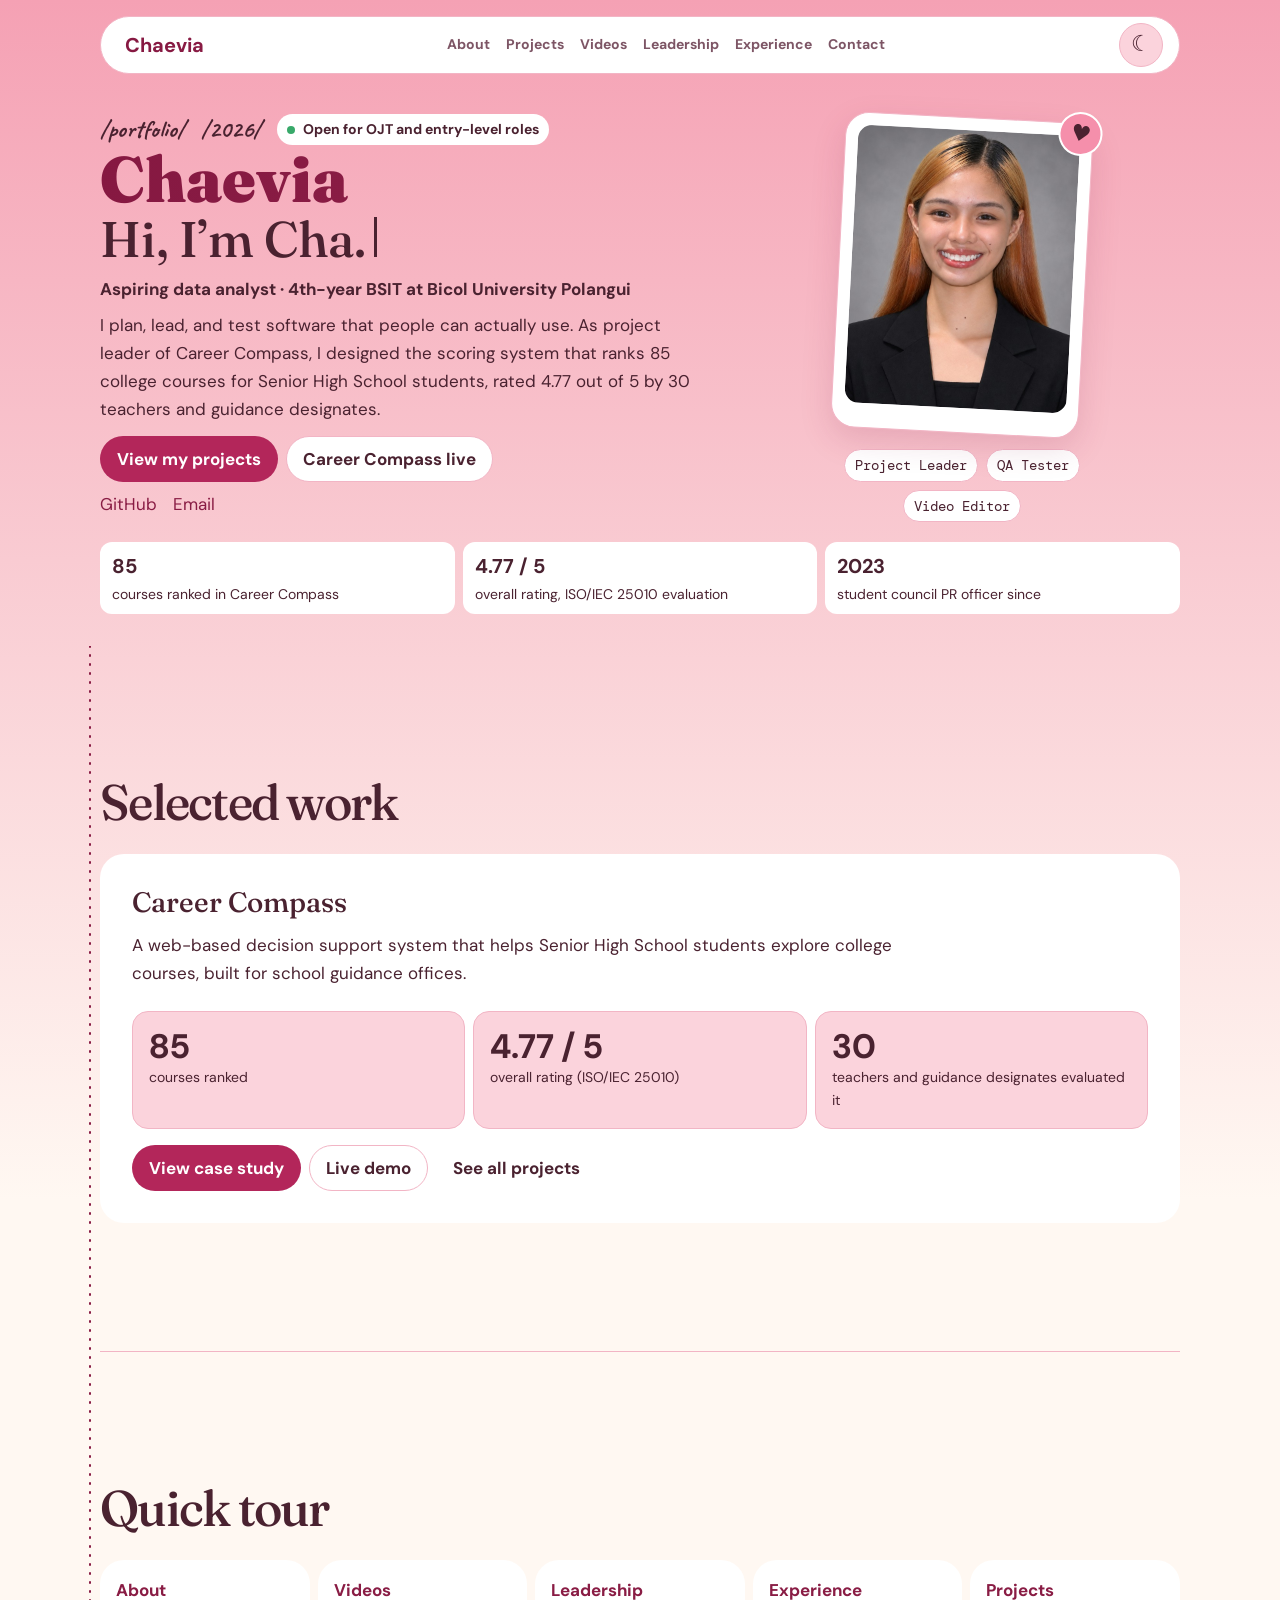
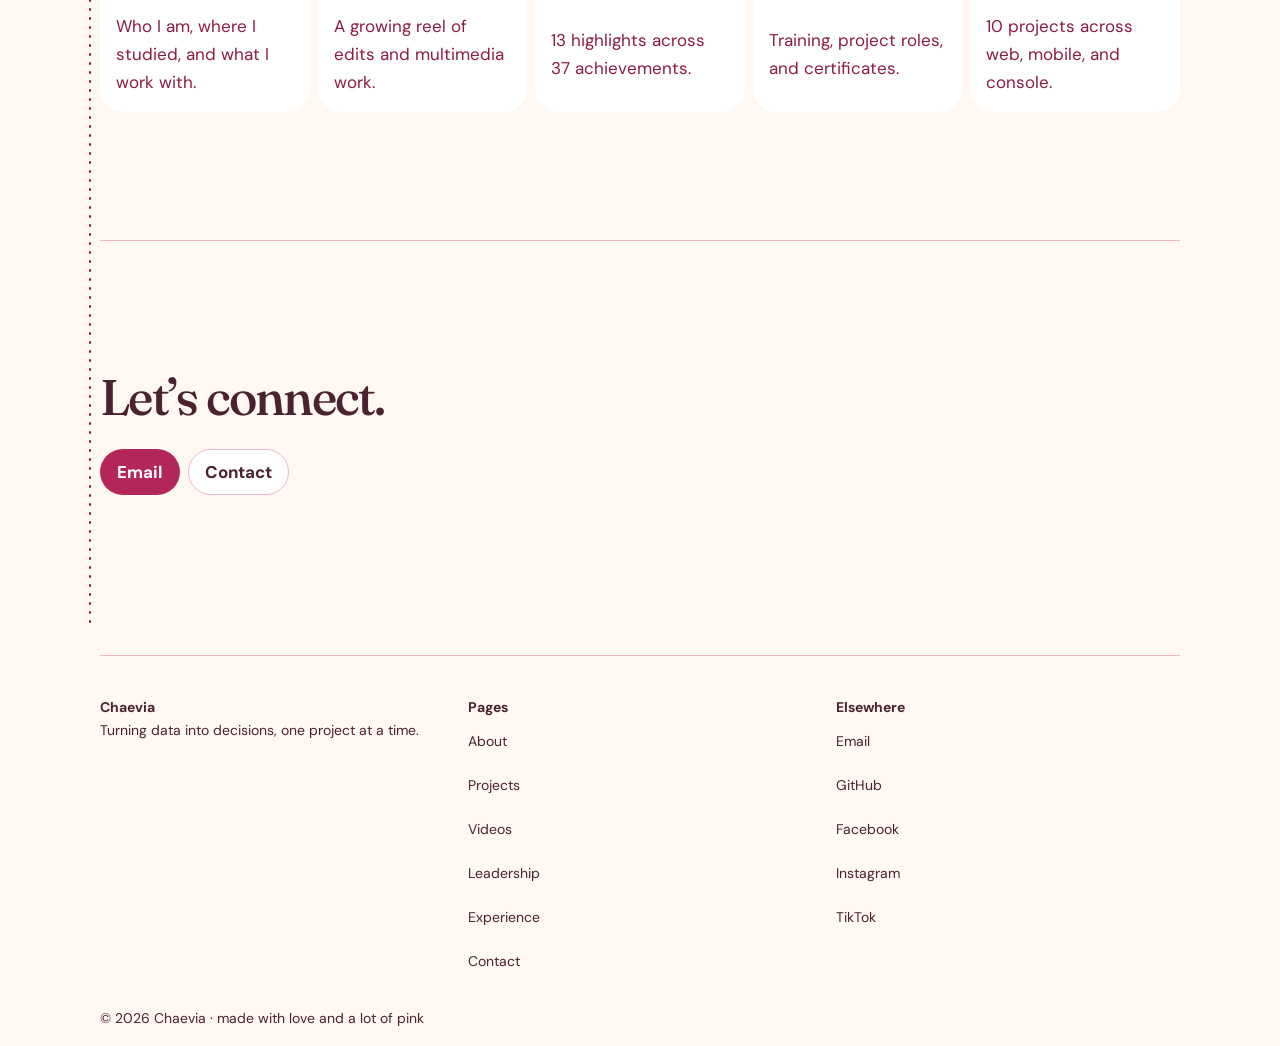
<file: index.html>
<!doctype html>
<html lang="en">
<head>
  <meta charset="utf-8">
  <meta name="viewport" content="width=device-width, initial-scale=1, viewport-fit=cover">
  <title>Chaevia | Charlene Mae Adille, Aspiring Data Analyst</title>
  <meta name="description" content="Charlene Mae Adille’s portfolio featuring data analytics, software projects, and video editing.">
  <link rel="canonical" href="https://strawberrycha.github.io/Chaevia/">
  <meta property="og:type" content="website">
  <meta property="og:site_name" content="Chaevia">
  <meta property="og:title" content="Chaevia | Charlene Mae Adille, Aspiring Data Analyst">
  <meta property="og:description" content="Charlene Mae Adille’s portfolio featuring data analytics, software projects, and video editing.">
  <meta property="og:url" content="https://strawberrycha.github.io/Chaevia/">
  <meta property="og:image" content="https://strawberrycha.github.io/Chaevia/assets/img/cha-1200.jpg">
  <meta property="og:image:alt" content="Charlene Mae Adille smiling in a black blazer">
  <meta name="twitter:card" content="summary">
  <meta name="twitter:title" content="Chaevia | Charlene Mae Adille, Aspiring Data Analyst">
  <meta name="twitter:description" content="Charlene Mae Adille’s portfolio featuring data analytics, software projects, and video editing.">
  <meta name="twitter:image" content="https://strawberrycha.github.io/Chaevia/assets/img/cha-1200.jpg">
  <meta name="twitter:image:alt" content="Charlene Mae Adille smiling in a black blazer">
  <link rel="icon" href="assets/img/favicon.svg" type="image/svg+xml">
  <script src="assets/js/theme.js"></script>
  <script src="assets/js/nav.js" defer></script>
  <script src="assets/data/achievements.js" defer></script>
  <script src="assets/data/projects.js" defer></script>
  <script src="assets/js/home.js" defer></script>
  <link rel="preconnect" href="https://fonts.googleapis.com">
  <link rel="preconnect" href="https://fonts.gstatic.com" crossorigin>
  <link rel="stylesheet" href="https://fonts.googleapis.com/css2?family=Bagel+Fat+One&family=Caveat:wght@600;700&family=DM+Mono&family=DM+Sans:wght@400;500;600;700&family=Fraunces:opsz,wght@9..144,500;9..144,800;9..144,900&amp;family=Fredoka:wght@600&display=swap">
  <link rel="stylesheet" href="assets/css/tokens.css">
  <link rel="stylesheet" href="assets/css/base.css">
  <link rel="stylesheet" href="assets/css/components.css">
</head>
<body id="top">
  <a class="skip button" href="#content">Skip to content</a>
  <header class="site-header wrap">
    <div class="nav-pill">
      <a class="brand" href="index.html" aria-current="page">Chaevia<span class="berry" aria-hidden="true"> 🍓</span></a>
      <button class="menu-toggle button secondary" type="button" aria-expanded="false" aria-controls="site-navigation" hidden>Menu</button>
      <nav id="site-navigation" aria-label="Pages">
        <ul class="nav-links">
          <li><a href="about.html">About</a></li>
          <li><a href="projects.html">Projects</a></li>
          <li><a href="videos.html">Videos</a></li>
          <li><a href="achievements.html">Leadership</a></li>
          <li><a href="experience.html">Experience</a></li>
          <li><a href="contact.html">Contact</a></li>
        </ul>
      </nav>
      <button class="theme-toggle" type="button" aria-label="Dark theme" aria-pressed="false" hidden><span aria-hidden="true"></span></button>
    </div>
  </header>
  <main id="content" tabindex="-1">
    <section class="hero wrap" aria-labelledby="hero-title">
      <div class="hero-grid">
        <div class="hero-copy">
          <div class="hero-topline">
            <span class="slash-label">/portfolio/</span><span class="slash-label">/2026/</span>
            <span class="availability">Open for OJT and entry-level roles</span>
          </div>
          <h1 id="hero-title"><span class="title-gradient">Chaevia</span></h1>
          <h2>Hi, I’m Cha.<span class="cursor" aria-hidden="true"></span></h2>
          <p class="hero-subline">Aspiring data analyst · 4th-year BSIT at Bicol University Polangui</p>
          <p>I plan, lead, and test software that people can actually use. As project leader of Career Compass, I designed the scoring system that ranks 85 college courses for Senior High School students, rated 4.77 out of 5 by 30 teachers and guidance designates.</p>
          <div class="hero-actions">
            <a class="button primary" href="projects.html">View my projects</a>
            <a class="button secondary" href="https://careercompassbu.vercel.app/" target="_blank" rel="noopener">Career Compass live</a>
          </div>
          <div class="hero-links">
            <a href="https://github.com/strawberrycha" target="_blank" rel="noopener">GitHub</a>
            <a href="mailto:cmta2023-9135-16062@bicol-u.edu.ph">Email</a>
          </div>
        </div>
        <figure class="portrait">
          <div class="polaroid">
            <img src="assets/img/cha.jpg" srcset="assets/img/cha.jpg 800w, assets/img/cha-1200.jpg 1200w" sizes="(max-width: 380px) 67vw, 250px" width="800" height="800" alt="Charlene Mae Adille smiling in a black blazer">
            <span class="heart" aria-hidden="true">♥</span>
          </div>
          <figcaption class="portrait-pills">
            <span class="photo-pill">Project Leader</span><span class="photo-pill">QA Tester</span><span class="photo-pill">Video Editor</span>
          </figcaption>
        </figure>
      </div>
      <ul class="proof-row" aria-label="Portfolio highlights">
        <li><strong>85</strong> courses ranked in Career Compass</li>
        <li><strong>4.77 / 5</strong> overall rating, ISO/IEC 25010 evaluation</li>
        <li><strong>2023</strong> student council PR officer since</li>
      </ul>
    </section>
    <div class="home-route path-wrap wrap">
      <svg class="dotted-path" viewBox="0 0 8 100" preserveAspectRatio="none" aria-hidden="true" focusable="false"><path d="M4 0 V100"/></svg>
      <section class="section-inner" aria-labelledby="selected-title">
        <h2 id="selected-title">Selected work</h2>
        <article class="card featured-project">
          <h3>Career Compass</h3>
          <p>A web-based decision support system that helps Senior High School students explore college courses, built for school guidance offices.</p>
          <ul class="project-stats teaser-stats" aria-label="Career Compass in numbers">
            <li><strong>85</strong> courses ranked</li>
            <li><strong>4.77 / 5</strong> overall rating (ISO/IEC 25010)</li>
            <li><strong>30</strong> teachers and guidance designates evaluated it</li>
          </ul>
          <div class="project-actions">
            <a class="button primary" href="career-compass.html">View case study</a>
            <a class="button secondary" href="https://careercompassbu.vercel.app/" target="_blank" rel="noopener">Live demo</a>
            <a class="button" href="projects.html">See all projects</a>
          </div>
        </article>
      </section>
      <section class="section-inner" aria-labelledby="tour-title">
        <h2 id="tour-title">Quick tour</h2>
        <ul class="tour-grid">
          <li><a class="card" href="about.html"><strong>About</strong><span>Who I am, where I studied, and what I work with.</span></a></li>
          <li><a class="card" href="videos.html"><strong>Videos</strong><span>A growing reel of edits and multimedia work.</span></a></li>
          <li><a class="card" href="achievements.html"><strong>Leadership</strong><span id="tour-achievements">Leadership and achievements</span></a></li>
          <li><a class="card" href="experience.html"><strong>Experience</strong><span>Training, project roles, and certificates.</span></a></li>
          <li><a class="card" href="projects.html"><strong>Projects</strong><span id="tour-projects">Web, mobile, and console projects</span></a></li>
        </ul>
      </section>
      <section class="section-inner" aria-labelledby="closing-title">
        <h2 id="closing-title">Let’s connect.</h2>
        <div class="project-actions"><a class="button primary" href="mailto:cmta2023-9135-16062@bicol-u.edu.ph">Email</a><a class="button secondary" href="contact.html">Contact</a></div>
      </section>
    </div>
  </main>
  <footer class="site-footer wrap">
    <div class="footer-columns">
      <div><p><strong>Chaevia</strong></p><p>Turning data into decisions, one project at a time.</p></div>
      <nav aria-label="Footer pages">
        <p><strong>Pages</strong></p>
        <ul>
          <li><a href="about.html">About</a></li>
          <li><a href="projects.html">Projects</a></li>
          <li><a href="videos.html">Videos</a></li>
          <li><a href="achievements.html">Leadership</a></li>
          <li><a href="experience.html">Experience</a></li>
          <li><a href="contact.html">Contact</a></li>
        </ul>
      </nav>
      <div><p><strong>Elsewhere</strong></p><ul>
          <li><a href="mailto:cmta2023-9135-16062@bicol-u.edu.ph">Email</a></li>
          <li><a href="https://github.com/strawberrycha" target="_blank" rel="noopener">GitHub</a></li>
          <li><a href="https://www.facebook.com/charlene.adille.3" target="_blank" rel="noopener">Facebook</a></li>
          <li><a href="https://www.instagram.com/itstrawberry_cha" target="_blank" rel="noopener">Instagram</a></li>
          <li><a href="https://tiktok.com/@charleneadille" target="_blank" rel="noopener">TikTok</a></li>
      </ul></div>
    </div>
    <p class="copyright">© 2026 Chaevia · made with love and a lot of pink</p>
  </footer>
</body>
</html>
</file>
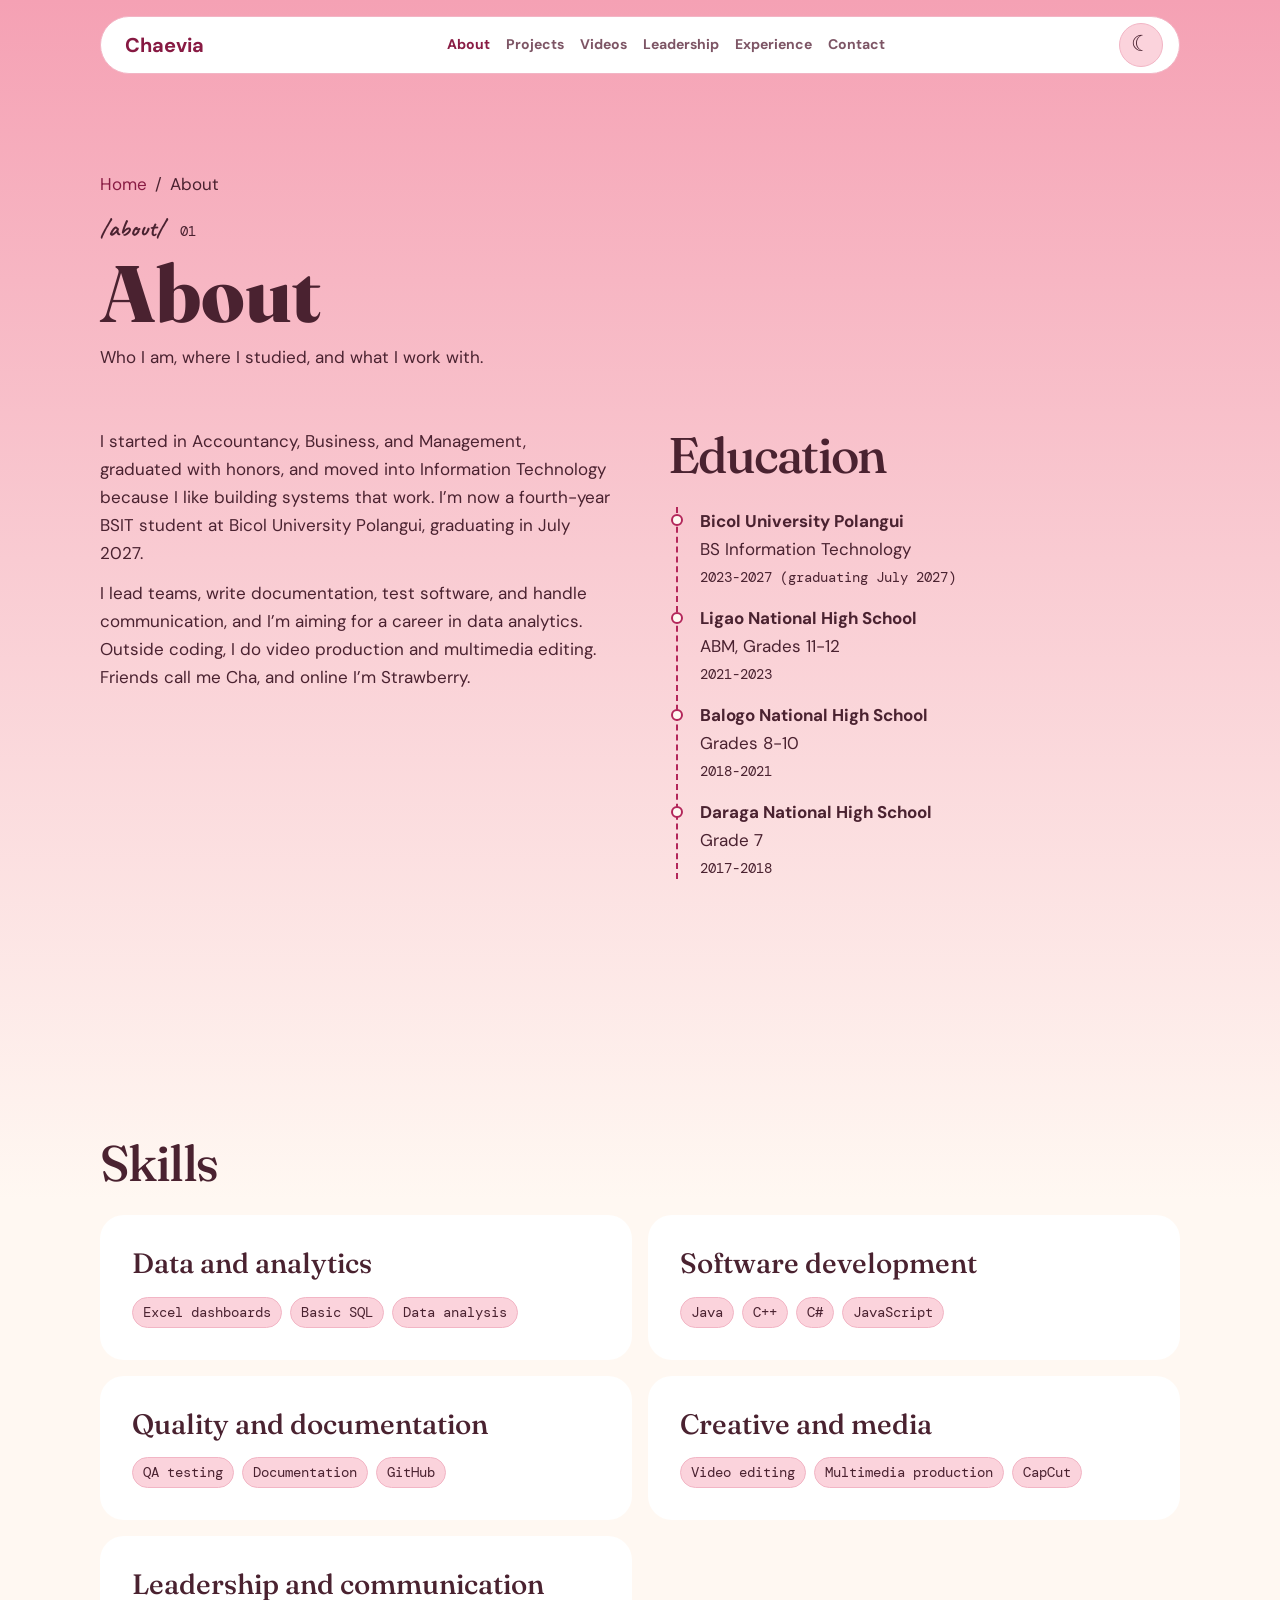
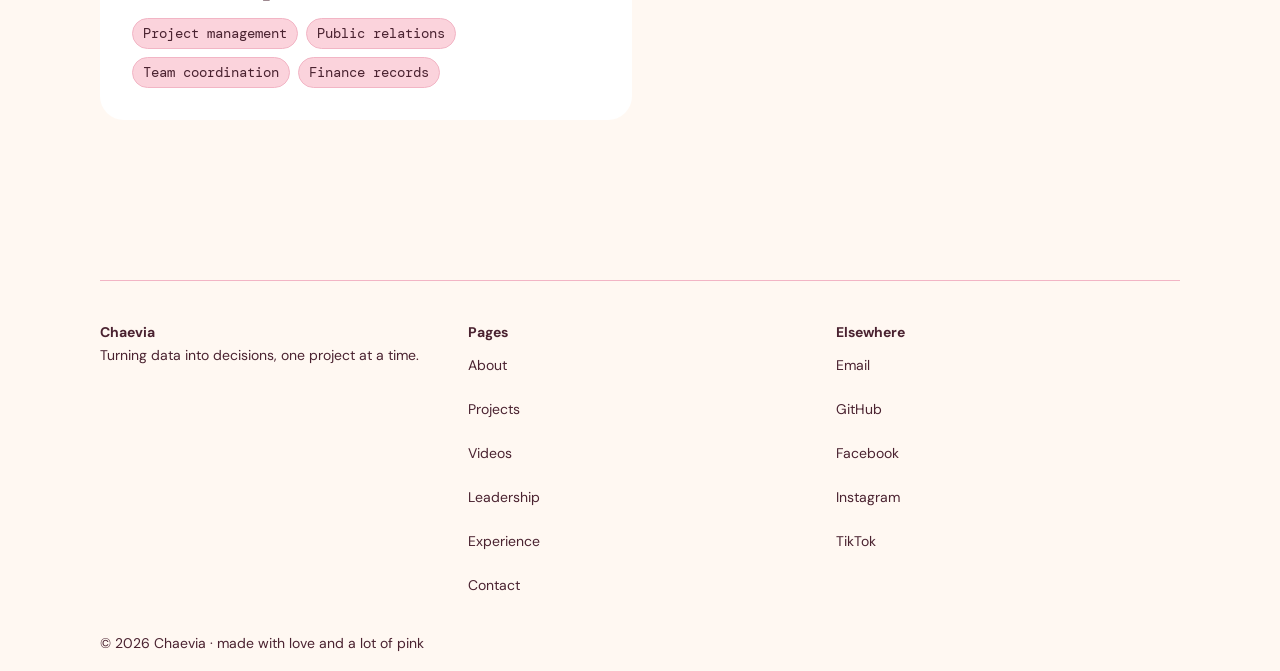
<file: about.html>
<!doctype html>
<html lang="en">
<head>
  <meta charset="utf-8">
  <meta name="viewport" content="width=device-width, initial-scale=1, viewport-fit=cover">
  <title>About | Chaevia</title>
  <meta name="description" content="Who I am, where I studied, and what I work with.">
  <link rel="canonical" href="https://strawberrycha.github.io/Chaevia/about.html">
  <meta property="og:type" content="website">
  <meta property="og:site_name" content="Chaevia">
  <meta property="og:title" content="About | Chaevia">
  <meta property="og:description" content="Who I am, where I studied, and what I work with.">
  <meta property="og:url" content="https://strawberrycha.github.io/Chaevia/about.html">
  <meta property="og:image" content="https://strawberrycha.github.io/Chaevia/assets/img/cha-1200.jpg">
  <meta property="og:image:alt" content="Charlene Mae Adille smiling in a black blazer">
  <meta name="twitter:card" content="summary">
  <meta name="twitter:title" content="About | Chaevia">
  <meta name="twitter:description" content="Who I am, where I studied, and what I work with.">
  <meta name="twitter:image" content="https://strawberrycha.github.io/Chaevia/assets/img/cha-1200.jpg">
  <meta name="twitter:image:alt" content="Charlene Mae Adille smiling in a black blazer">
  <link rel="icon" href="assets/img/favicon.svg" type="image/svg+xml">
  <script src="assets/js/theme.js"></script>
  <script src="assets/js/nav.js" defer></script>
  <link rel="preconnect" href="https://fonts.googleapis.com">
  <link rel="preconnect" href="https://fonts.gstatic.com" crossorigin>
  <link rel="stylesheet" href="https://fonts.googleapis.com/css2?family=Bagel+Fat+One&family=Caveat:wght@600;700&family=DM+Mono&family=DM+Sans:wght@400;500;600;700&family=Fraunces:opsz,wght@9..144,500;9..144,800;9..144,900&amp;family=Fredoka:wght@600&display=swap">
  <link rel="stylesheet" href="assets/css/tokens.css">
  <link rel="stylesheet" href="assets/css/base.css">
  <link rel="stylesheet" href="assets/css/components.css">
</head>
<body id="top">
  <a class="skip button" href="#content">Skip to content</a>
  <header class="site-header wrap">
    <div class="nav-pill">
      <a class="brand" href="index.html">Chaevia<span class="berry" aria-hidden="true"> 🍓</span></a>
      <button class="menu-toggle button secondary" type="button" aria-expanded="false" aria-controls="site-navigation" hidden>Menu</button>
      <nav id="site-navigation" aria-label="Pages">
        <ul class="nav-links">
          <li><a href="about.html" aria-current="page">About</a></li>
          <li><a href="projects.html">Projects</a></li>
          <li><a href="videos.html">Videos</a></li>
          <li><a href="achievements.html">Leadership</a></li>
          <li><a href="experience.html">Experience</a></li>
          <li><a href="contact.html">Contact</a></li>
        </ul>
      </nav>
      <button class="theme-toggle" type="button" aria-label="Dark theme" aria-pressed="false" hidden><span aria-hidden="true"></span></button>
    </div>
  </header>
  <main id="content" tabindex="-1">
    <div class="page-header wrap">
      <nav class="breadcrumb" aria-label="Breadcrumb"><a href="index.html">Home</a><span aria-hidden="true">/</span><span aria-current="page">About</span></nav>
      <div class="page-meta"><span class="slash-label">/about/</span><span class="page-index">01</span></div>
      <h1 id="page-title">About</h1>
      <p>Who I am, where I studied, and what I work with.</p>
    </div>
    <section class="section-inner wrap about-grid" aria-labelledby="education-title">
      <div class="about-copy">
        <p>I started in Accountancy, Business, and Management, graduated with honors, and moved into Information Technology because I like building systems that work. I’m now a fourth-year BSIT student at Bicol University Polangui, graduating in July 2027.</p>
        <p>I lead teams, write documentation, test software, and handle communication, and I’m aiming for a career in data analytics. Outside coding, I do video production and multimedia editing. Friends call me Cha, and online I’m Strawberry.</p>
      </div>
      <div>
        <h2 id="education-title">Education</h2>
        <ul class="timeline education">
          <li><strong>Bicol University Polangui</strong><span>BS Information Technology</span><span class="record-date">2023-2027 (graduating July 2027)</span></li>
          <li><strong>Ligao National High School</strong><span>ABM, Grades 11-12</span><span class="record-date">2021-2023</span></li>
          <li><strong>Balogo National High School</strong><span>Grades 8-10</span><span class="record-date">2018-2021</span></li>
          <li><strong>Daraga National High School</strong><span>Grade 7</span><span class="record-date">2017-2018</span></li>
        </ul>
      </div>
    </section>
    <section class="section-inner wrap" aria-labelledby="skills-title">
      <h2 id="skills-title">Skills</h2>
      <div class="skills-grid">
        <div class="card"><h3>Data and analytics</h3><ul class="chips"><li>Excel dashboards</li><li>Basic SQL</li><li>Data analysis</li></ul></div>
        <div class="card"><h3>Software development</h3><ul class="chips"><li>Java</li><li>C++</li><li>C#</li><li>JavaScript</li></ul></div>
        <div class="card"><h3>Quality and documentation</h3><ul class="chips"><li>QA testing</li><li>Documentation</li><li>GitHub</li></ul></div>
        <div class="card"><h3>Creative and media</h3><ul class="chips"><li>Video editing</li><li>Multimedia production</li><li>CapCut</li></ul></div>
        <div class="card"><h3>Leadership and communication</h3><ul class="chips"><li>Project management</li><li>Public relations</li><li>Team coordination</li><li>Finance records</li></ul></div>
      </div>
    </section>
  </main>
  <footer class="site-footer wrap">
    <div class="footer-columns">
      <div><p><strong>Chaevia</strong></p><p>Turning data into decisions, one project at a time.</p></div>
      <nav aria-label="Footer pages">
        <p><strong>Pages</strong></p>
        <ul>
          <li><a href="about.html">About</a></li>
          <li><a href="projects.html">Projects</a></li>
          <li><a href="videos.html">Videos</a></li>
          <li><a href="achievements.html">Leadership</a></li>
          <li><a href="experience.html">Experience</a></li>
          <li><a href="contact.html">Contact</a></li>
        </ul>
      </nav>
      <div><p><strong>Elsewhere</strong></p><ul>
          <li><a href="mailto:cmta2023-9135-16062@bicol-u.edu.ph">Email</a></li>
          <li><a href="https://github.com/strawberrycha" target="_blank" rel="noopener">GitHub</a></li>
          <li><a href="https://www.facebook.com/charlene.adille.3" target="_blank" rel="noopener">Facebook</a></li>
          <li><a href="https://www.instagram.com/itstrawberry_cha" target="_blank" rel="noopener">Instagram</a></li>
          <li><a href="https://tiktok.com/@charleneadille" target="_blank" rel="noopener">TikTok</a></li>
      </ul></div>
    </div>
    <p class="copyright">© 2026 Chaevia · made with love and a lot of pink</p>
  </footer>
</body>
</html>
</file>
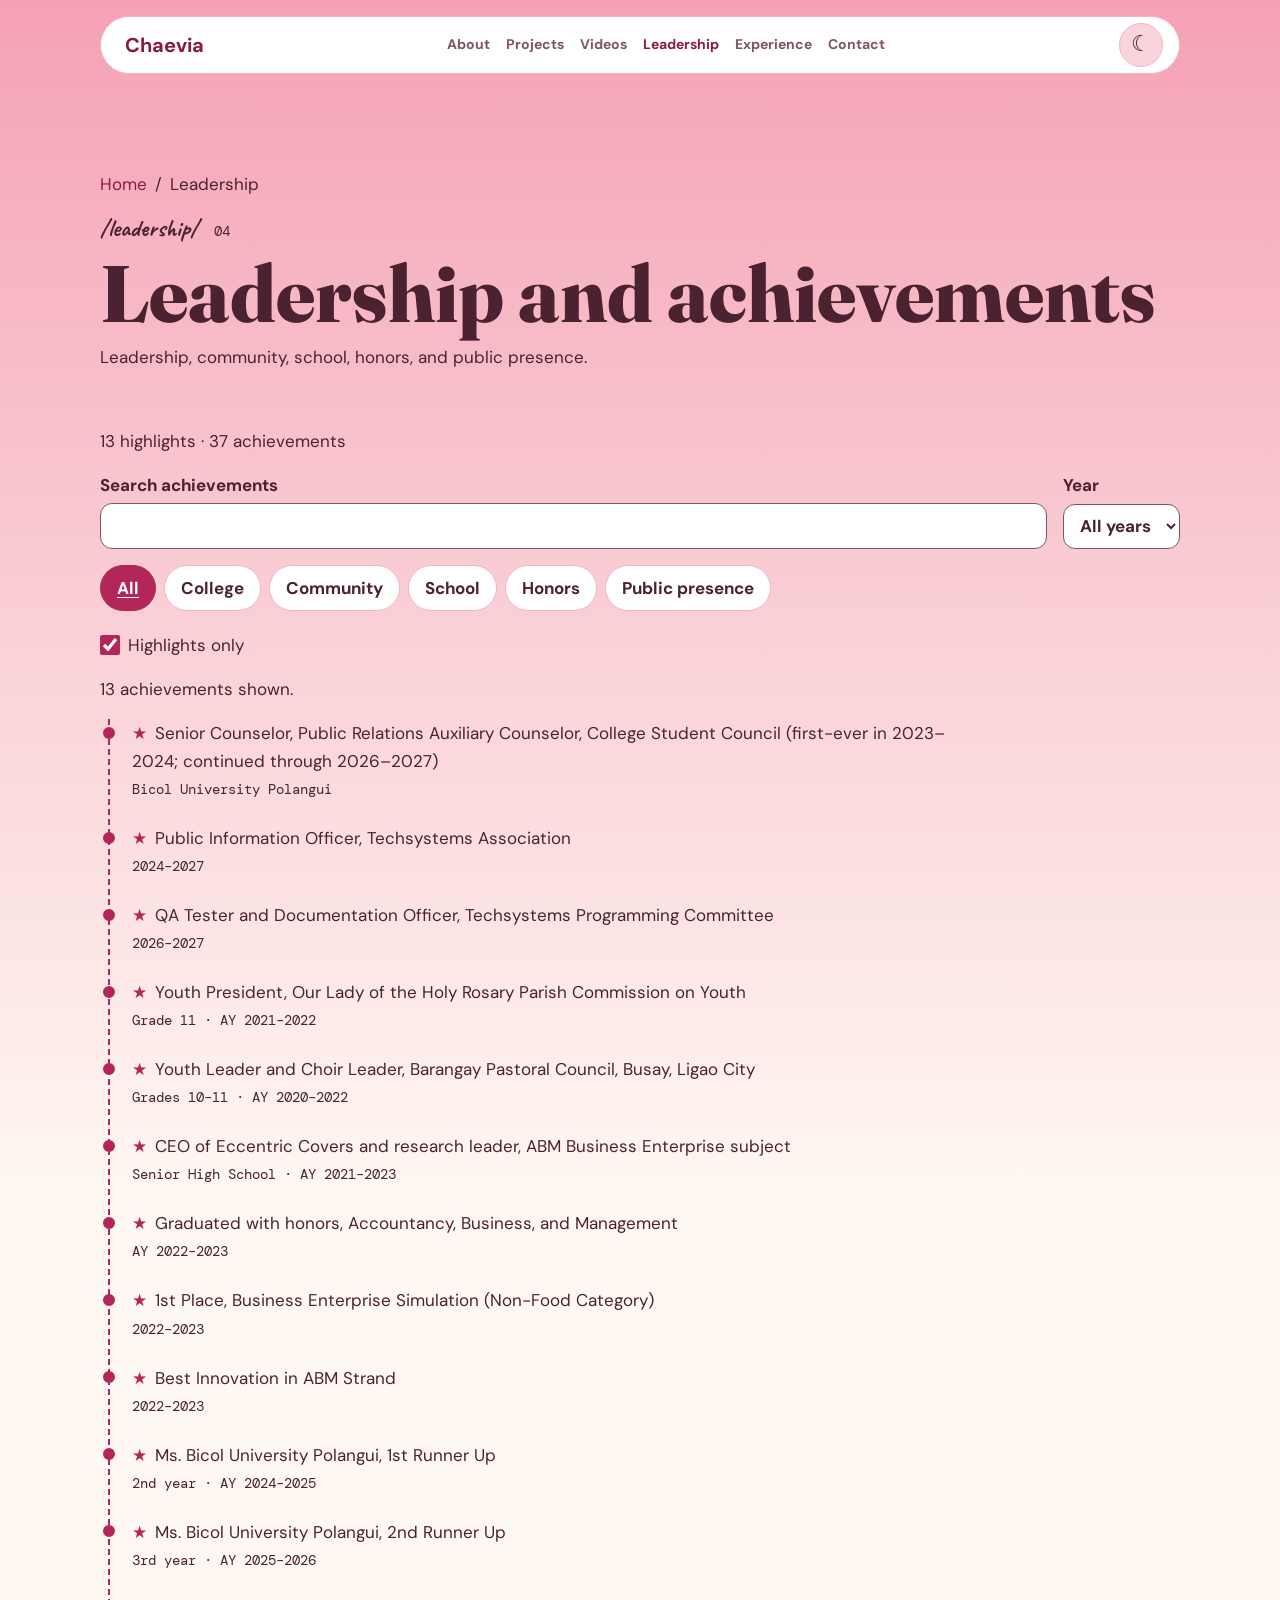
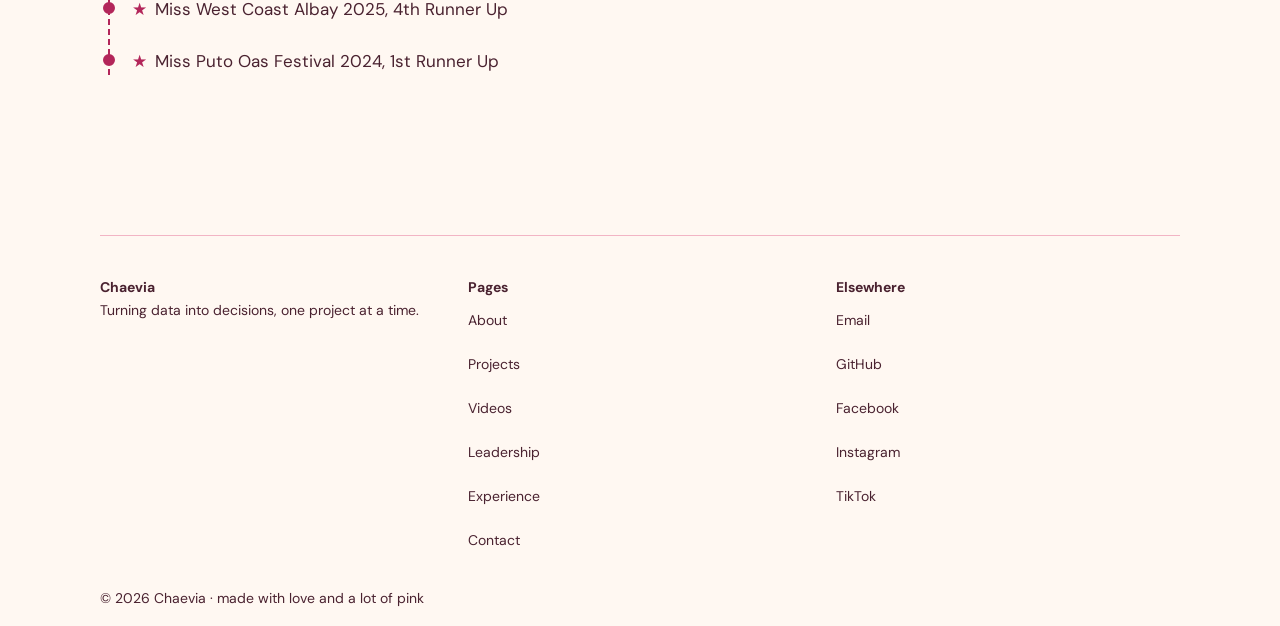
<file: achievements.html>
<!doctype html>
<html lang="en">
<head>
  <meta charset="utf-8">
  <meta name="viewport" content="width=device-width, initial-scale=1, viewport-fit=cover">
  <title>Leadership and achievements | Chaevia</title>
  <meta name="description" content="Leadership, community, school, honors, and public presence.">
  <link rel="canonical" href="https://strawberrycha.github.io/Chaevia/achievements.html">
  <meta property="og:type" content="website">
  <meta property="og:site_name" content="Chaevia">
  <meta property="og:title" content="Leadership and achievements | Chaevia">
  <meta property="og:description" content="Leadership, community, school, honors, and public presence.">
  <meta property="og:url" content="https://strawberrycha.github.io/Chaevia/achievements.html">
  <meta property="og:image" content="https://strawberrycha.github.io/Chaevia/assets/img/cha-1200.jpg">
  <meta property="og:image:alt" content="Charlene Mae Adille smiling in a black blazer">
  <meta name="twitter:card" content="summary">
  <meta name="twitter:title" content="Leadership and achievements | Chaevia">
  <meta name="twitter:description" content="Leadership, community, school, honors, and public presence.">
  <meta name="twitter:image" content="https://strawberrycha.github.io/Chaevia/assets/img/cha-1200.jpg">
  <meta name="twitter:image:alt" content="Charlene Mae Adille smiling in a black blazer">
  <link rel="icon" href="assets/img/favicon.svg" type="image/svg+xml">
  <script src="assets/js/theme.js"></script>
  <script src="assets/js/nav.js" defer></script>
  <script src="assets/data/achievements.js" defer></script>
  <script src="assets/js/achievements.js" defer></script>
  <link rel="preconnect" href="https://fonts.googleapis.com">
  <link rel="preconnect" href="https://fonts.gstatic.com" crossorigin>
  <link rel="stylesheet" href="https://fonts.googleapis.com/css2?family=Bagel+Fat+One&family=Caveat:wght@600;700&family=DM+Mono&family=DM+Sans:wght@400;500;600;700&family=Fraunces:opsz,wght@9..144,500;9..144,800;9..144,900&amp;family=Fredoka:wght@600&display=swap">
  <link rel="stylesheet" href="assets/css/tokens.css">
  <link rel="stylesheet" href="assets/css/base.css">
  <link rel="stylesheet" href="assets/css/components.css">
</head>
<body id="top">
  <a class="skip button" href="#content">Skip to content</a>
  <header class="site-header wrap">
    <div class="nav-pill">
      <a class="brand" href="index.html">Chaevia<span class="berry" aria-hidden="true"> 🍓</span></a>
      <button class="menu-toggle button secondary" type="button" aria-expanded="false" aria-controls="site-navigation" hidden>Menu</button>
      <nav id="site-navigation" aria-label="Pages">
        <ul class="nav-links">
          <li><a href="about.html">About</a></li>
          <li><a href="projects.html">Projects</a></li>
          <li><a href="videos.html">Videos</a></li>
          <li><a href="achievements.html" aria-current="page">Leadership</a></li>
          <li><a href="experience.html">Experience</a></li>
          <li><a href="contact.html">Contact</a></li>
        </ul>
      </nav>
      <button class="theme-toggle" type="button" aria-label="Dark theme" aria-pressed="false" hidden><span aria-hidden="true"></span></button>
    </div>
  </header>
  <main id="content" tabindex="-1">
    <div class="page-header wrap">
      <nav class="breadcrumb" aria-label="Breadcrumb"><a href="index.html">Home</a><span aria-hidden="true">/</span><span aria-current="page">Leadership</span></nav>
      <div class="page-meta"><span class="slash-label">/leadership/</span><span class="page-index">04</span></div>
      <h1 id="leadership-title">Leadership and achievements</h1>
      <p>Leadership, community, school, honors, and public presence.</p>
    </div>
    <section class="section-inner wrap" aria-labelledby="leadership-title">
      <p class="achievement-summary" id="achievement-summary"></p>
      <div id="achievement-filters" hidden>
      <div class="archive-filters">
        <label>Search achievements
          <input id="achievement-search" type="search">
        </label>
        <label>Year
          <select id="achievement-year">
            <option value="">All years</option>
          </select>
        </label>
      </div>
        <div class="filter-buttons" role="group" aria-label="Achievement category">
          <button type="button" class="button secondary" data-category="all" aria-pressed="true">All</button>
          <button type="button" class="button secondary" data-category="college" aria-pressed="false">College</button>
          <button type="button" class="button secondary" data-category="community" aria-pressed="false">Community</button>
          <button type="button" class="button secondary" data-category="school" aria-pressed="false">School</button>
          <button type="button" class="button secondary" data-category="honors" aria-pressed="false">Honors</button>
          <button type="button" class="button secondary" data-category="public" aria-pressed="false">Public presence</button>
        </div>
        <label class="highlights-toggle">
          <input type="checkbox" id="highlights-only" checked>
          Highlights only
        </label>
      </div>
      <p id="achievement-status" class="collection-status" role="status"></p>
      <noscript><p>Enable JavaScript to view achievements.</p></noscript>
      <ul id="achievement-timeline" class="timeline" aria-label="Achievements"></ul>
    </section>
  </main>
  <footer class="site-footer wrap">
    <div class="footer-columns">
      <div><p><strong>Chaevia</strong></p><p>Turning data into decisions, one project at a time.</p></div>
      <nav aria-label="Footer pages">
        <p><strong>Pages</strong></p>
        <ul>
          <li><a href="about.html">About</a></li>
          <li><a href="projects.html">Projects</a></li>
          <li><a href="videos.html">Videos</a></li>
          <li><a href="achievements.html">Leadership</a></li>
          <li><a href="experience.html">Experience</a></li>
          <li><a href="contact.html">Contact</a></li>
        </ul>
      </nav>
      <div><p><strong>Elsewhere</strong></p><ul>
          <li><a href="mailto:cmta2023-9135-16062@bicol-u.edu.ph">Email</a></li>
          <li><a href="https://github.com/strawberrycha" target="_blank" rel="noopener">GitHub</a></li>
          <li><a href="https://www.facebook.com/charlene.adille.3" target="_blank" rel="noopener">Facebook</a></li>
          <li><a href="https://www.instagram.com/itstrawberry_cha" target="_blank" rel="noopener">Instagram</a></li>
          <li><a href="https://tiktok.com/@charleneadille" target="_blank" rel="noopener">TikTok</a></li>
      </ul></div>
    </div>
    <p class="copyright">© 2026 Chaevia · made with love and a lot of pink</p>
  </footer>
</body>
</html>
</file>
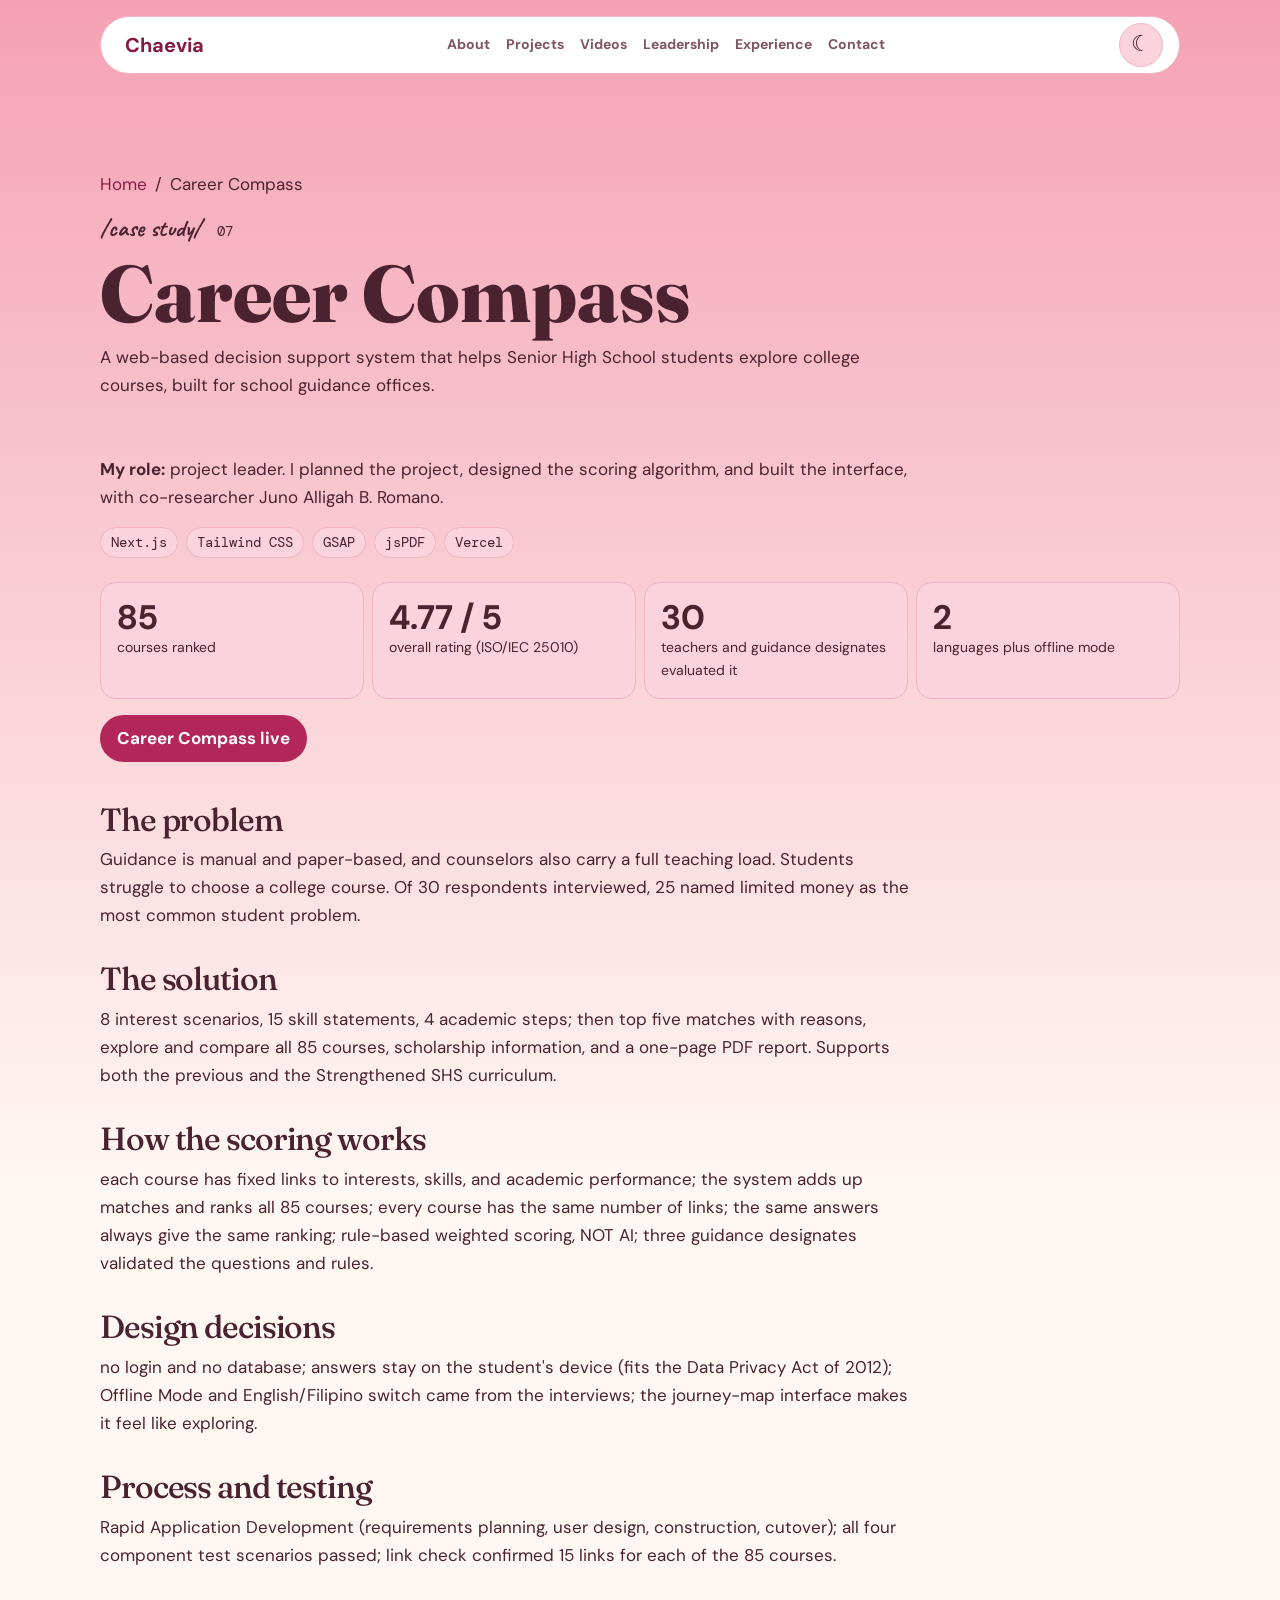
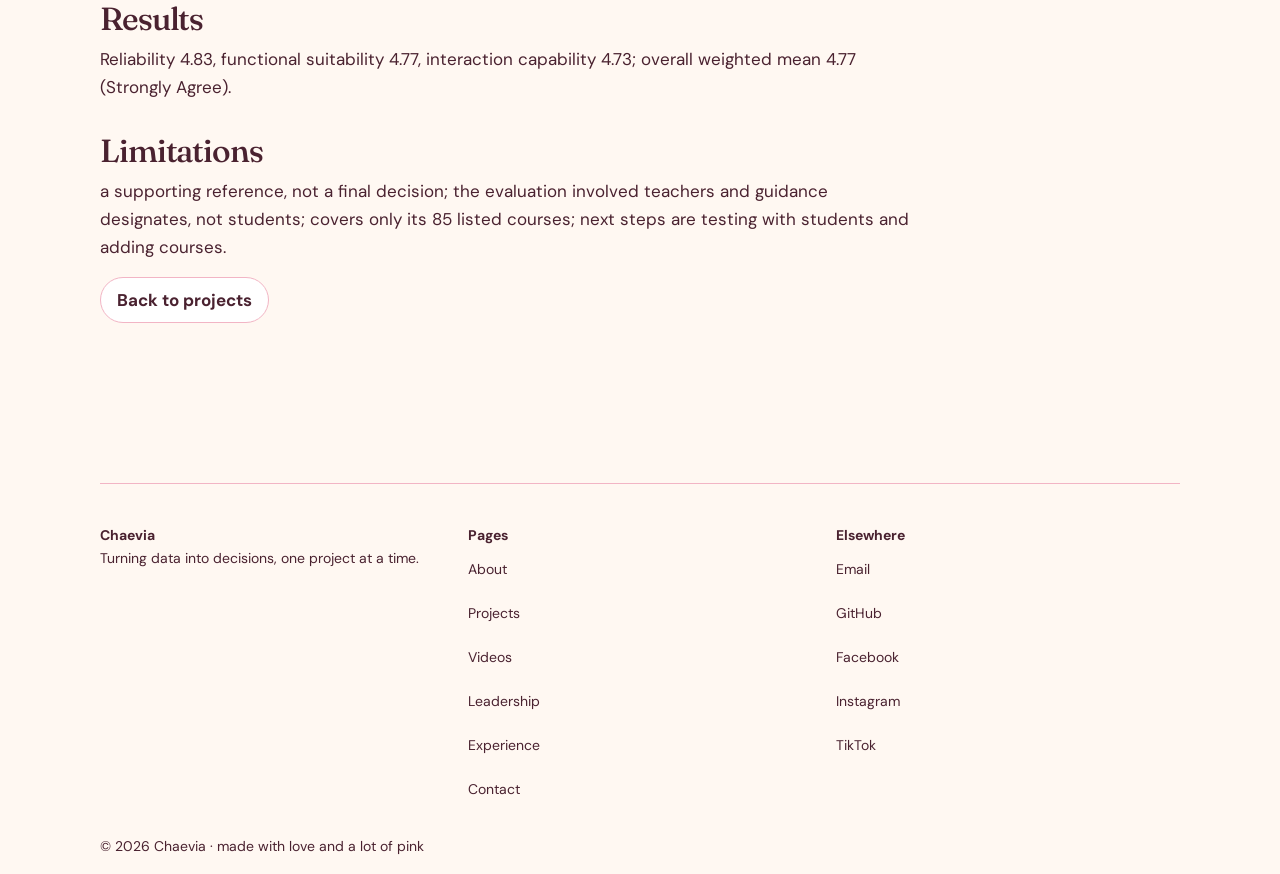
<file: career-compass.html>
<!doctype html>
<html lang="en">
<head>
  <meta charset="utf-8">
  <meta name="viewport" content="width=device-width, initial-scale=1, viewport-fit=cover">
  <title>Career Compass case study | Chaevia</title>
  <meta name="description" content="A web-based decision support system that helps Senior High School students explore college courses, built for school guidance offices.">
  <link rel="canonical" href="https://strawberrycha.github.io/Chaevia/career-compass.html">
  <meta property="og:type" content="website">
  <meta property="og:site_name" content="Chaevia">
  <meta property="og:title" content="Career Compass case study | Chaevia">
  <meta property="og:description" content="A web-based decision support system that helps Senior High School students explore college courses, built for school guidance offices.">
  <meta property="og:url" content="https://strawberrycha.github.io/Chaevia/career-compass.html">
  <meta property="og:image" content="https://strawberrycha.github.io/Chaevia/assets/img/cha-1200.jpg">
  <meta property="og:image:alt" content="Charlene Mae Adille smiling in a black blazer">
  <meta name="twitter:card" content="summary">
  <meta name="twitter:title" content="Career Compass case study | Chaevia">
  <meta name="twitter:description" content="A web-based decision support system that helps Senior High School students explore college courses, built for school guidance offices.">
  <meta name="twitter:image" content="https://strawberrycha.github.io/Chaevia/assets/img/cha-1200.jpg">
  <meta name="twitter:image:alt" content="Charlene Mae Adille smiling in a black blazer">
  <link rel="icon" href="assets/img/favicon.svg" type="image/svg+xml">
  <script src="assets/js/theme.js"></script>
  <script src="assets/js/nav.js" defer></script>
  <link rel="preconnect" href="https://fonts.googleapis.com">
  <link rel="preconnect" href="https://fonts.gstatic.com" crossorigin>
  <link rel="stylesheet" href="https://fonts.googleapis.com/css2?family=Bagel+Fat+One&family=Caveat:wght@600;700&family=DM+Mono&family=DM+Sans:wght@400;500;600;700&family=Fraunces:opsz,wght@9..144,500;9..144,800;9..144,900&amp;family=Fredoka:wght@600&display=swap">
  <link rel="stylesheet" href="assets/css/tokens.css">
  <link rel="stylesheet" href="assets/css/base.css">
  <link rel="stylesheet" href="assets/css/components.css">
</head>
<body id="top">
  <a class="skip button" href="#content">Skip to content</a>
  <header class="site-header wrap">
    <div class="nav-pill">
      <a class="brand" href="index.html">Chaevia<span class="berry" aria-hidden="true"> 🍓</span></a>
      <button class="menu-toggle button secondary" type="button" aria-expanded="false" aria-controls="site-navigation" hidden>Menu</button>
      <nav id="site-navigation" aria-label="Pages">
        <ul class="nav-links">
          <li><a href="about.html">About</a></li>
          <li><a href="projects.html">Projects</a></li>
          <li><a href="videos.html">Videos</a></li>
          <li><a href="achievements.html">Leadership</a></li>
          <li><a href="experience.html">Experience</a></li>
          <li><a href="contact.html">Contact</a></li>
        </ul>
      </nav>
      <button class="theme-toggle" type="button" aria-label="Dark theme" aria-pressed="false" hidden><span aria-hidden="true"></span></button>
    </div>
  </header>
  <main id="content" tabindex="-1">
    <div class="page-header wrap">
      <nav class="breadcrumb" aria-label="Breadcrumb"><a href="index.html">Home</a><span aria-hidden="true">/</span><span aria-current="page">Career Compass</span></nav>
      <div class="page-meta"><span class="slash-label">/case study/</span><span class="page-index">07</span></div>
      <h1 id="case-title">Career Compass</h1>
      <p>A web-based decision support system that helps Senior High School students explore college courses, built for school guidance offices.</p>
    </div>
    <section class="section-inner wrap case-page" aria-labelledby="case-title">
      <p><strong>My role:</strong> project leader. I planned the project, designed the scoring algorithm, and built the interface, with co-researcher Juno Alligah B. Romano.</p>
      <ul class="chips" aria-label="Technology stack">
        <li>Next.js</li><li>Tailwind CSS</li><li>GSAP</li><li>jsPDF</li><li>Vercel</li>
      </ul>
      <ul class="project-stats" aria-label="Career Compass in numbers">
        <li><strong>85</strong> courses ranked</li>
        <li><strong>4.77 / 5</strong> overall rating (ISO/IEC 25010)</li>
        <li><strong>30</strong> teachers and guidance designates evaluated it</li>
        <li><strong>2</strong> languages plus offline mode</li>
      </ul>
      <div class="project-actions">
        <a class="button primary" href="https://careercompassbu.vercel.app/" target="_blank" rel="noopener">Career Compass live</a>
      </div>
      <article class="case-study-content" aria-label="Case study">
        <h2>The problem</h2>
        <p>Guidance is manual and paper-based, and counselors also carry a full teaching load. Students struggle to choose a college course. Of 30 respondents interviewed, 25 named limited money as the most common student problem.</p>
        <h2>The solution</h2>
        <p>8 interest scenarios, 15 skill statements, 4 academic steps; then top five matches with reasons, explore and compare all 85 courses, scholarship information, and a one-page PDF report. Supports both the previous and the Strengthened SHS curriculum.</p>
        <h2>How the scoring works</h2>
        <p>each course has fixed links to interests, skills, and academic performance; the system adds up matches and ranks all 85 courses; every course has the same number of links; the same answers always give the same ranking; rule-based weighted scoring, NOT AI; three guidance designates validated the questions and rules.</p>
        <h2>Design decisions</h2>
        <p>no login and no database; answers stay on the student's device (fits the Data Privacy Act of 2012); Offline Mode and English/Filipino switch came from the interviews; the journey-map interface makes it feel like exploring.</p>
        <h2>Process and testing</h2>
        <p>Rapid Application Development (requirements planning, user design, construction, cutover); all four component test scenarios passed; link check confirmed 15 links for each of the 85 courses.</p>
        <h2>Results</h2>
        <p>Reliability 4.83, functional suitability 4.77, interaction capability 4.73; overall weighted mean 4.77 (Strongly Agree).</p>
        <h2>Limitations</h2>
        <p>a supporting reference, not a final decision; the evaluation involved teachers and guidance designates, not students; covers only its 85 listed courses; next steps are testing with students and adding courses.</p>
      </article>
      <div class="project-actions"><a class="button secondary" href="projects.html">Back to projects</a></div>
    </section>
  </main>
  <footer class="site-footer wrap">
    <div class="footer-columns">
      <div><p><strong>Chaevia</strong></p><p>Turning data into decisions, one project at a time.</p></div>
      <nav aria-label="Footer pages">
        <p><strong>Pages</strong></p>
        <ul>
          <li><a href="about.html">About</a></li>
          <li><a href="projects.html">Projects</a></li>
          <li><a href="videos.html">Videos</a></li>
          <li><a href="achievements.html">Leadership</a></li>
          <li><a href="experience.html">Experience</a></li>
          <li><a href="contact.html">Contact</a></li>
        </ul>
      </nav>
      <div><p><strong>Elsewhere</strong></p><ul>
          <li><a href="mailto:cmta2023-9135-16062@bicol-u.edu.ph">Email</a></li>
          <li><a href="https://github.com/strawberrycha" target="_blank" rel="noopener">GitHub</a></li>
          <li><a href="https://www.facebook.com/charlene.adille.3" target="_blank" rel="noopener">Facebook</a></li>
          <li><a href="https://www.instagram.com/itstrawberry_cha" target="_blank" rel="noopener">Instagram</a></li>
          <li><a href="https://tiktok.com/@charleneadille" target="_blank" rel="noopener">TikTok</a></li>
      </ul></div>
    </div>
    <p class="copyright">© 2026 Chaevia · made with love and a lot of pink</p>
  </footer>
</body>
</html>
</file>
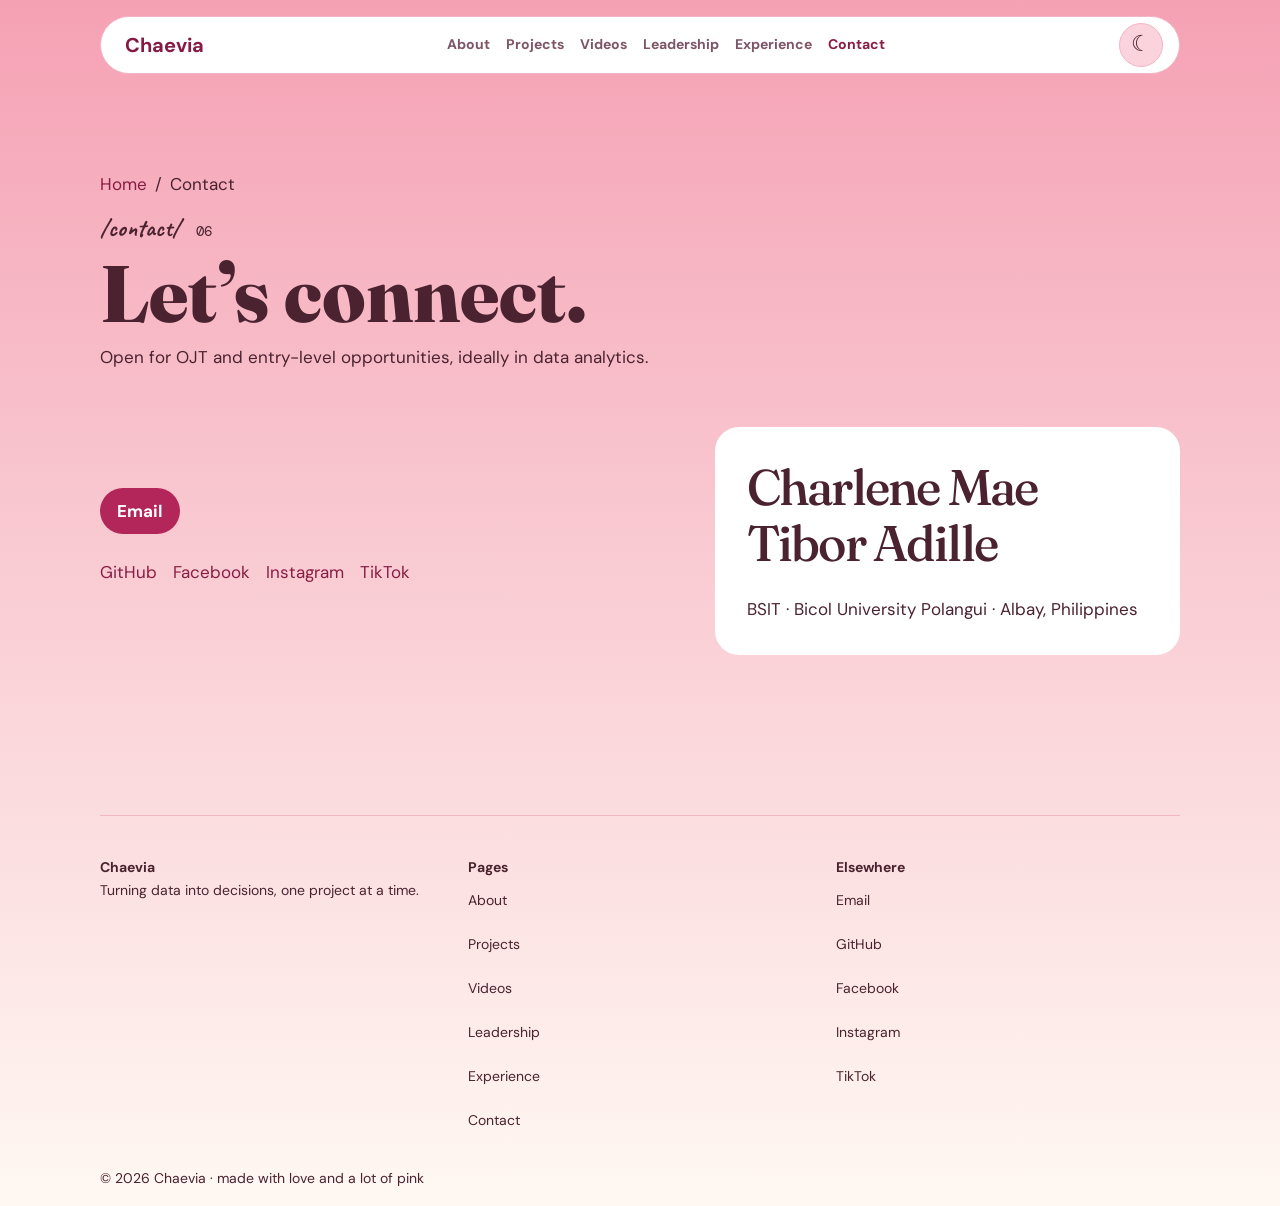
<file: contact.html>
<!doctype html>
<html lang="en">
<head>
  <meta charset="utf-8">
  <meta name="viewport" content="width=device-width, initial-scale=1, viewport-fit=cover">
  <title>Contact | Chaevia</title>
  <meta name="description" content="Open for OJT and entry-level opportunities, ideally in data analytics.">
  <link rel="canonical" href="https://strawberrycha.github.io/Chaevia/contact.html">
  <meta property="og:type" content="website">
  <meta property="og:site_name" content="Chaevia">
  <meta property="og:title" content="Contact | Chaevia">
  <meta property="og:description" content="Open for OJT and entry-level opportunities, ideally in data analytics.">
  <meta property="og:url" content="https://strawberrycha.github.io/Chaevia/contact.html">
  <meta property="og:image" content="https://strawberrycha.github.io/Chaevia/assets/img/cha-1200.jpg">
  <meta property="og:image:alt" content="Charlene Mae Adille smiling in a black blazer">
  <meta name="twitter:card" content="summary">
  <meta name="twitter:title" content="Contact | Chaevia">
  <meta name="twitter:description" content="Open for OJT and entry-level opportunities, ideally in data analytics.">
  <meta name="twitter:image" content="https://strawberrycha.github.io/Chaevia/assets/img/cha-1200.jpg">
  <meta name="twitter:image:alt" content="Charlene Mae Adille smiling in a black blazer">
  <link rel="icon" href="assets/img/favicon.svg" type="image/svg+xml">
  <script src="assets/js/theme.js"></script>
  <script src="assets/js/nav.js" defer></script>
  <link rel="preconnect" href="https://fonts.googleapis.com">
  <link rel="preconnect" href="https://fonts.gstatic.com" crossorigin>
  <link rel="stylesheet" href="https://fonts.googleapis.com/css2?family=Bagel+Fat+One&family=Caveat:wght@600;700&family=DM+Mono&family=DM+Sans:wght@400;500;600;700&family=Fraunces:opsz,wght@9..144,500;9..144,800;9..144,900&amp;family=Fredoka:wght@600&display=swap">
  <link rel="stylesheet" href="assets/css/tokens.css">
  <link rel="stylesheet" href="assets/css/base.css">
  <link rel="stylesheet" href="assets/css/components.css">
</head>
<body id="top">
  <a class="skip button" href="#content">Skip to content</a>
  <header class="site-header wrap">
    <div class="nav-pill">
      <a class="brand" href="index.html">Chaevia<span class="berry" aria-hidden="true"> 🍓</span></a>
      <button class="menu-toggle button secondary" type="button" aria-expanded="false" aria-controls="site-navigation" hidden>Menu</button>
      <nav id="site-navigation" aria-label="Pages">
        <ul class="nav-links">
          <li><a href="about.html">About</a></li>
          <li><a href="projects.html">Projects</a></li>
          <li><a href="videos.html">Videos</a></li>
          <li><a href="achievements.html">Leadership</a></li>
          <li><a href="experience.html">Experience</a></li>
          <li><a href="contact.html" aria-current="page">Contact</a></li>
        </ul>
      </nav>
      <button class="theme-toggle" type="button" aria-label="Dark theme" aria-pressed="false" hidden><span aria-hidden="true"></span></button>
    </div>
  </header>
  <main id="content" tabindex="-1">
    <div class="page-header wrap">
      <nav class="breadcrumb" aria-label="Breadcrumb"><a href="index.html">Home</a><span aria-hidden="true">/</span><span aria-current="page">Contact</span></nav>
      <div class="page-meta"><span class="slash-label">/contact/</span><span class="page-index">06</span></div>
      <h1 id="contact-title">Let’s connect.</h1>
      <p>Open for OJT and entry-level opportunities, ideally in data analytics.</p>
    </div>
    <section class="section-inner wrap contact-grid" aria-labelledby="contact-title">
      <div>
        <a class="button primary" href="mailto:cmta2023-9135-16062@bicol-u.edu.ph">Email</a>
        <ul class="contact-links">
          <li><a href="https://github.com/strawberrycha" target="_blank" rel="noopener">GitHub</a></li>
          <li><a href="https://www.facebook.com/charlene.adille.3" target="_blank" rel="noopener">Facebook</a></li>
          <li><a href="https://www.instagram.com/itstrawberry_cha" target="_blank" rel="noopener">Instagram</a></li>
          <li><a href="https://tiktok.com/@charleneadille" target="_blank" rel="noopener">TikTok</a></li>
        </ul>
        <!-- LinkedIn and CV links go here when provided. -->
      </div>
      <div class="card">
        <h2>Charlene Mae Tibor Adille</h2>
        <p>BSIT · Bicol University Polangui · Albay, Philippines</p>
      </div>
    </section>
  </main>
  <footer class="site-footer wrap">
    <div class="footer-columns">
      <div><p><strong>Chaevia</strong></p><p>Turning data into decisions, one project at a time.</p></div>
      <nav aria-label="Footer pages">
        <p><strong>Pages</strong></p>
        <ul>
          <li><a href="about.html">About</a></li>
          <li><a href="projects.html">Projects</a></li>
          <li><a href="videos.html">Videos</a></li>
          <li><a href="achievements.html">Leadership</a></li>
          <li><a href="experience.html">Experience</a></li>
          <li><a href="contact.html">Contact</a></li>
        </ul>
      </nav>
      <div><p><strong>Elsewhere</strong></p><ul>
          <li><a href="mailto:cmta2023-9135-16062@bicol-u.edu.ph">Email</a></li>
          <li><a href="https://github.com/strawberrycha" target="_blank" rel="noopener">GitHub</a></li>
          <li><a href="https://www.facebook.com/charlene.adille.3" target="_blank" rel="noopener">Facebook</a></li>
          <li><a href="https://www.instagram.com/itstrawberry_cha" target="_blank" rel="noopener">Instagram</a></li>
          <li><a href="https://tiktok.com/@charleneadille" target="_blank" rel="noopener">TikTok</a></li>
      </ul></div>
    </div>
    <p class="copyright">© 2026 Chaevia · made with love and a lot of pink</p>
  </footer>
</body>
</html>
</file>
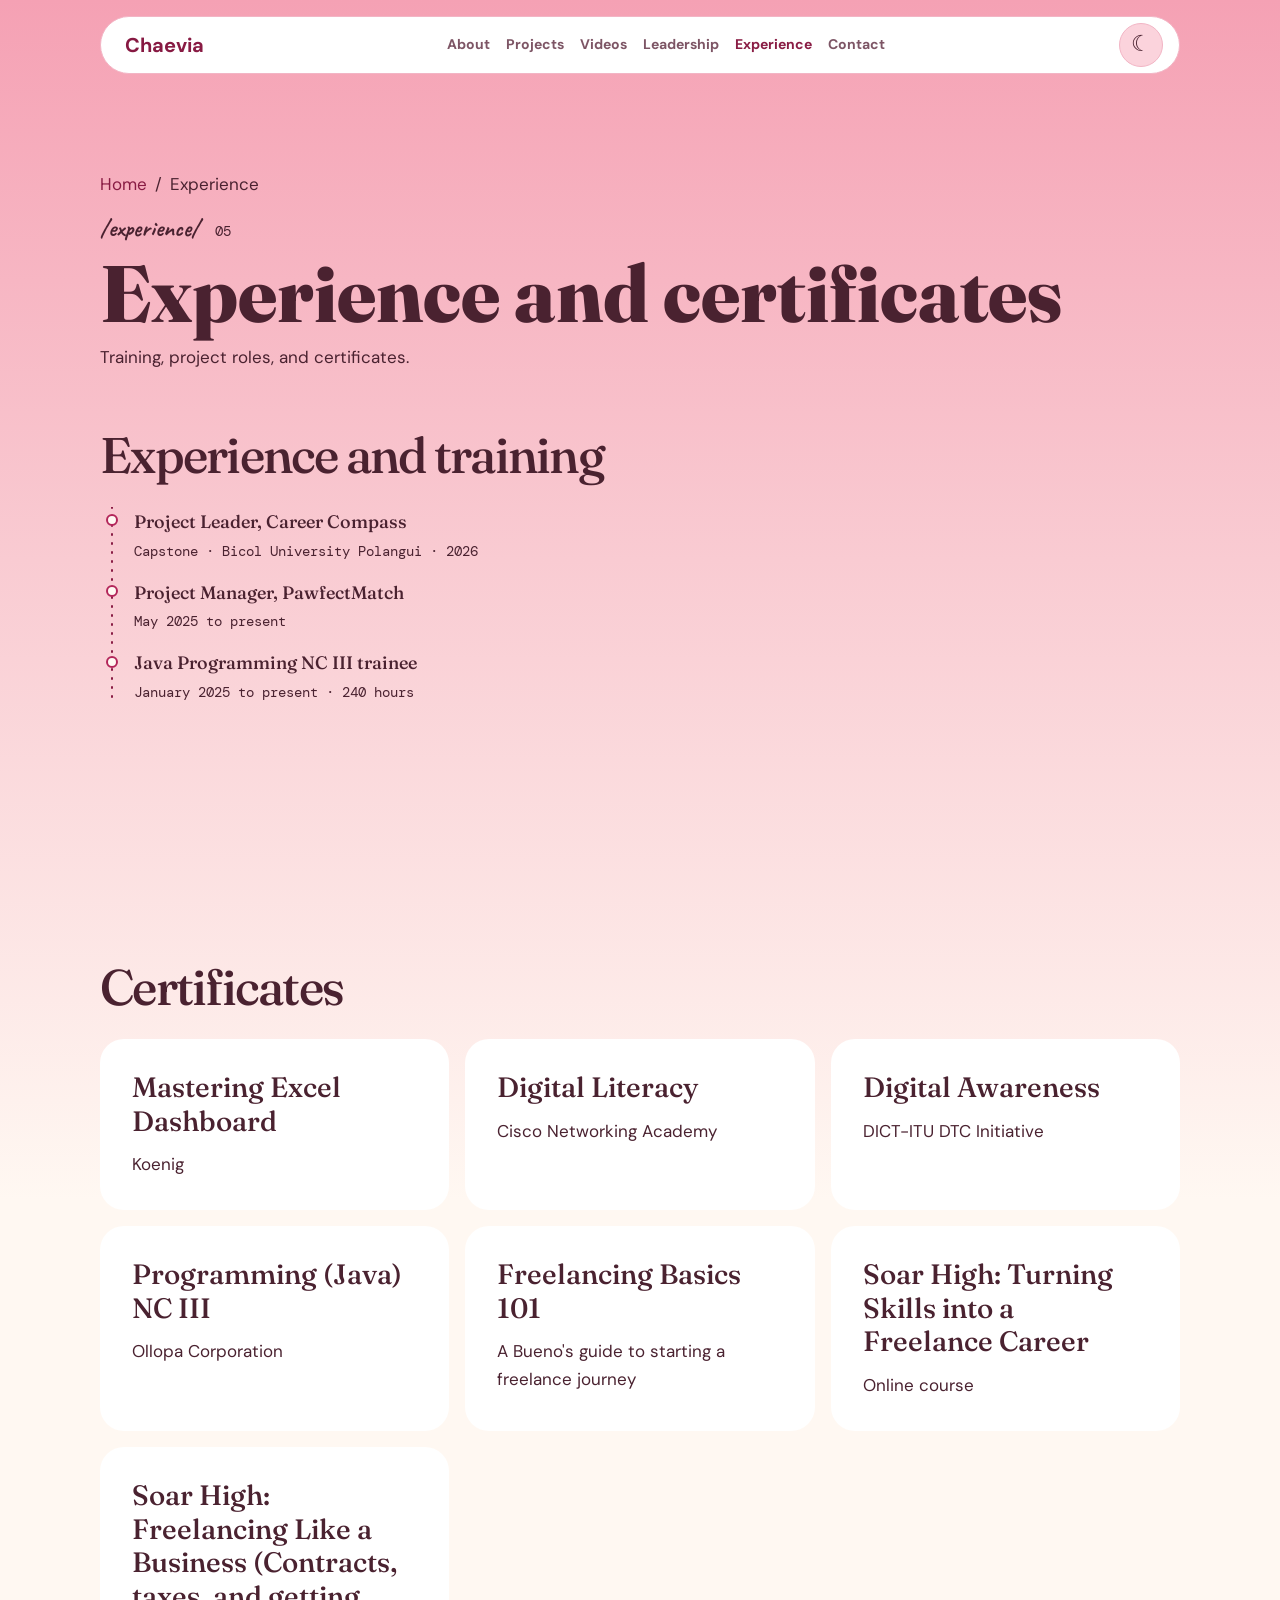
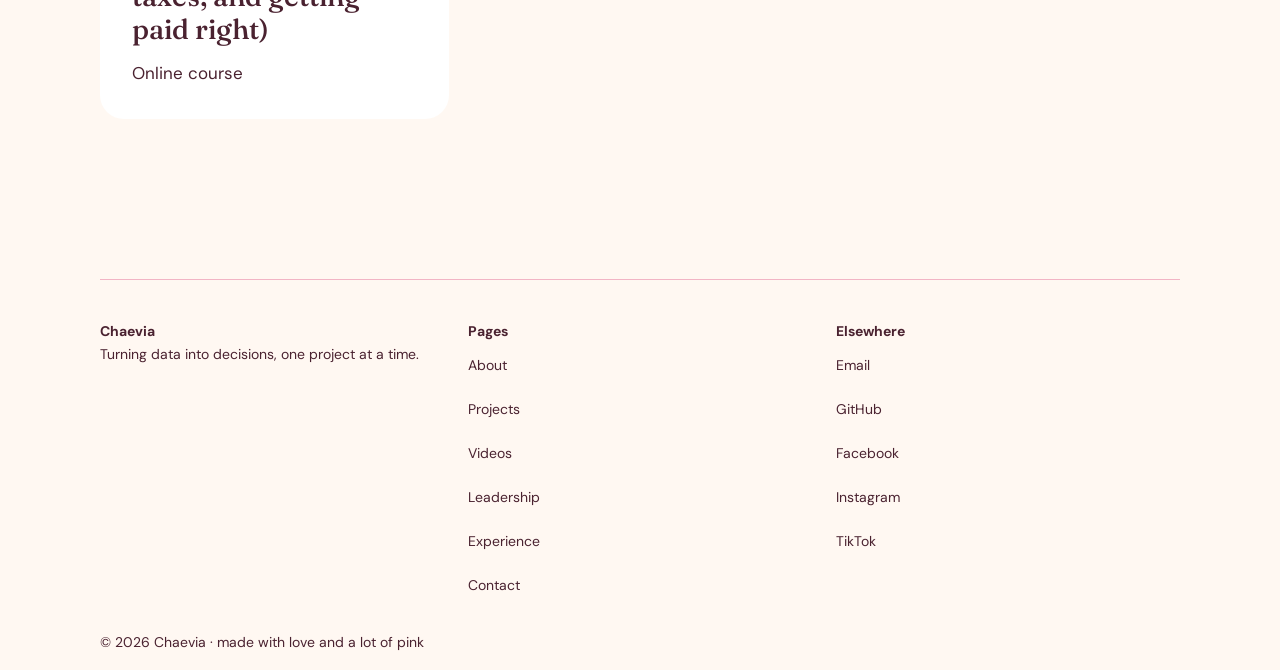
<file: experience.html>
<!doctype html>
<html lang="en">
<head>
  <meta charset="utf-8">
  <meta name="viewport" content="width=device-width, initial-scale=1, viewport-fit=cover">
  <title>Experience and certificates | Chaevia</title>
  <meta name="description" content="Training, project roles, and certificates.">
  <link rel="canonical" href="https://strawberrycha.github.io/Chaevia/experience.html">
  <meta property="og:type" content="website">
  <meta property="og:site_name" content="Chaevia">
  <meta property="og:title" content="Experience and certificates | Chaevia">
  <meta property="og:description" content="Training, project roles, and certificates.">
  <meta property="og:url" content="https://strawberrycha.github.io/Chaevia/experience.html">
  <meta property="og:image" content="https://strawberrycha.github.io/Chaevia/assets/img/cha-1200.jpg">
  <meta property="og:image:alt" content="Charlene Mae Adille smiling in a black blazer">
  <meta name="twitter:card" content="summary">
  <meta name="twitter:title" content="Experience and certificates | Chaevia">
  <meta name="twitter:description" content="Training, project roles, and certificates.">
  <meta name="twitter:image" content="https://strawberrycha.github.io/Chaevia/assets/img/cha-1200.jpg">
  <meta name="twitter:image:alt" content="Charlene Mae Adille smiling in a black blazer">
  <link rel="icon" href="assets/img/favicon.svg" type="image/svg+xml">
  <script src="assets/js/theme.js"></script>
  <script src="assets/js/nav.js" defer></script>
  <script src="assets/data/certificates.js" defer></script>
  <script src="assets/js/certificates.js" defer></script>
  <link rel="preconnect" href="https://fonts.googleapis.com">
  <link rel="preconnect" href="https://fonts.gstatic.com" crossorigin>
  <link rel="stylesheet" href="https://fonts.googleapis.com/css2?family=Bagel+Fat+One&family=Caveat:wght@600;700&family=DM+Mono&family=DM+Sans:wght@400;500;600;700&family=Fraunces:opsz,wght@9..144,500;9..144,800;9..144,900&amp;family=Fredoka:wght@600&display=swap">
  <link rel="stylesheet" href="assets/css/tokens.css">
  <link rel="stylesheet" href="assets/css/base.css">
  <link rel="stylesheet" href="assets/css/components.css">
</head>
<body id="top">
  <a class="skip button" href="#content">Skip to content</a>
  <header class="site-header wrap">
    <div class="nav-pill">
      <a class="brand" href="index.html">Chaevia<span class="berry" aria-hidden="true"> 🍓</span></a>
      <button class="menu-toggle button secondary" type="button" aria-expanded="false" aria-controls="site-navigation" hidden>Menu</button>
      <nav id="site-navigation" aria-label="Pages">
        <ul class="nav-links">
          <li><a href="about.html">About</a></li>
          <li><a href="projects.html">Projects</a></li>
          <li><a href="videos.html">Videos</a></li>
          <li><a href="achievements.html">Leadership</a></li>
          <li><a href="experience.html" aria-current="page">Experience</a></li>
          <li><a href="contact.html">Contact</a></li>
        </ul>
      </nav>
      <button class="theme-toggle" type="button" aria-label="Dark theme" aria-pressed="false" hidden><span aria-hidden="true"></span></button>
    </div>
  </header>
  <main id="content" tabindex="-1">
    <div class="page-header wrap">
      <nav class="breadcrumb" aria-label="Breadcrumb"><a href="index.html">Home</a><span aria-hidden="true">/</span><span aria-current="page">Experience</span></nav>
      <div class="page-meta"><span class="slash-label">/experience/</span><span class="page-index">05</span></div>
      <h1 id="experience-title">Experience and certificates</h1>
      <p>Training, project roles, and certificates.</p>
    </div>
    <section class="section-inner wrap" aria-labelledby="training-title">
      <h2 id="training-title">Experience and training</h2>
      <div class="experience-route path-wrap">
        <svg class="dotted-path" viewBox="0 0 8 100" preserveAspectRatio="none" aria-hidden="true" focusable="false"><path d="M4 0 V100"/></svg>
        <ul class="timeline">
          <li>
            <h3>Project Leader, Career Compass</h3>
            <p class="record-date">Capstone · Bicol University Polangui · 2026</p>
          </li>
          <li>
            <h3>Project Manager, PawfectMatch</h3>
            <p class="record-date">May 2025 to present</p>
          </li>
          <li>
            <h3>Java Programming NC III trainee</h3>
            <p class="record-date">January 2025 to present · 240 hours</p>
          </li>
        </ul>
      </div>
    </section>
    <section class="section-inner wrap" id="certificates" aria-labelledby="certificates-title">
      <h2 id="certificates-title">Certificates</h2>
      <p id="certificate-status" class="collection-status" role="status"></p>
      <noscript><p>Enable JavaScript to view certificates.</p></noscript>
      <ul id="certificate-list" class="certificate-grid"></ul>
    </section>
  </main>
  <footer class="site-footer wrap">
    <div class="footer-columns">
      <div><p><strong>Chaevia</strong></p><p>Turning data into decisions, one project at a time.</p></div>
      <nav aria-label="Footer pages">
        <p><strong>Pages</strong></p>
        <ul>
          <li><a href="about.html">About</a></li>
          <li><a href="projects.html">Projects</a></li>
          <li><a href="videos.html">Videos</a></li>
          <li><a href="achievements.html">Leadership</a></li>
          <li><a href="experience.html">Experience</a></li>
          <li><a href="contact.html">Contact</a></li>
        </ul>
      </nav>
      <div><p><strong>Elsewhere</strong></p><ul>
          <li><a href="mailto:cmta2023-9135-16062@bicol-u.edu.ph">Email</a></li>
          <li><a href="https://github.com/strawberrycha" target="_blank" rel="noopener">GitHub</a></li>
          <li><a href="https://www.facebook.com/charlene.adille.3" target="_blank" rel="noopener">Facebook</a></li>
          <li><a href="https://www.instagram.com/itstrawberry_cha" target="_blank" rel="noopener">Instagram</a></li>
          <li><a href="https://tiktok.com/@charleneadille" target="_blank" rel="noopener">TikTok</a></li>
      </ul></div>
    </div>
    <p class="copyright">© 2026 Chaevia · made with love and a lot of pink</p>
  </footer>
</body>
</html>
</file>
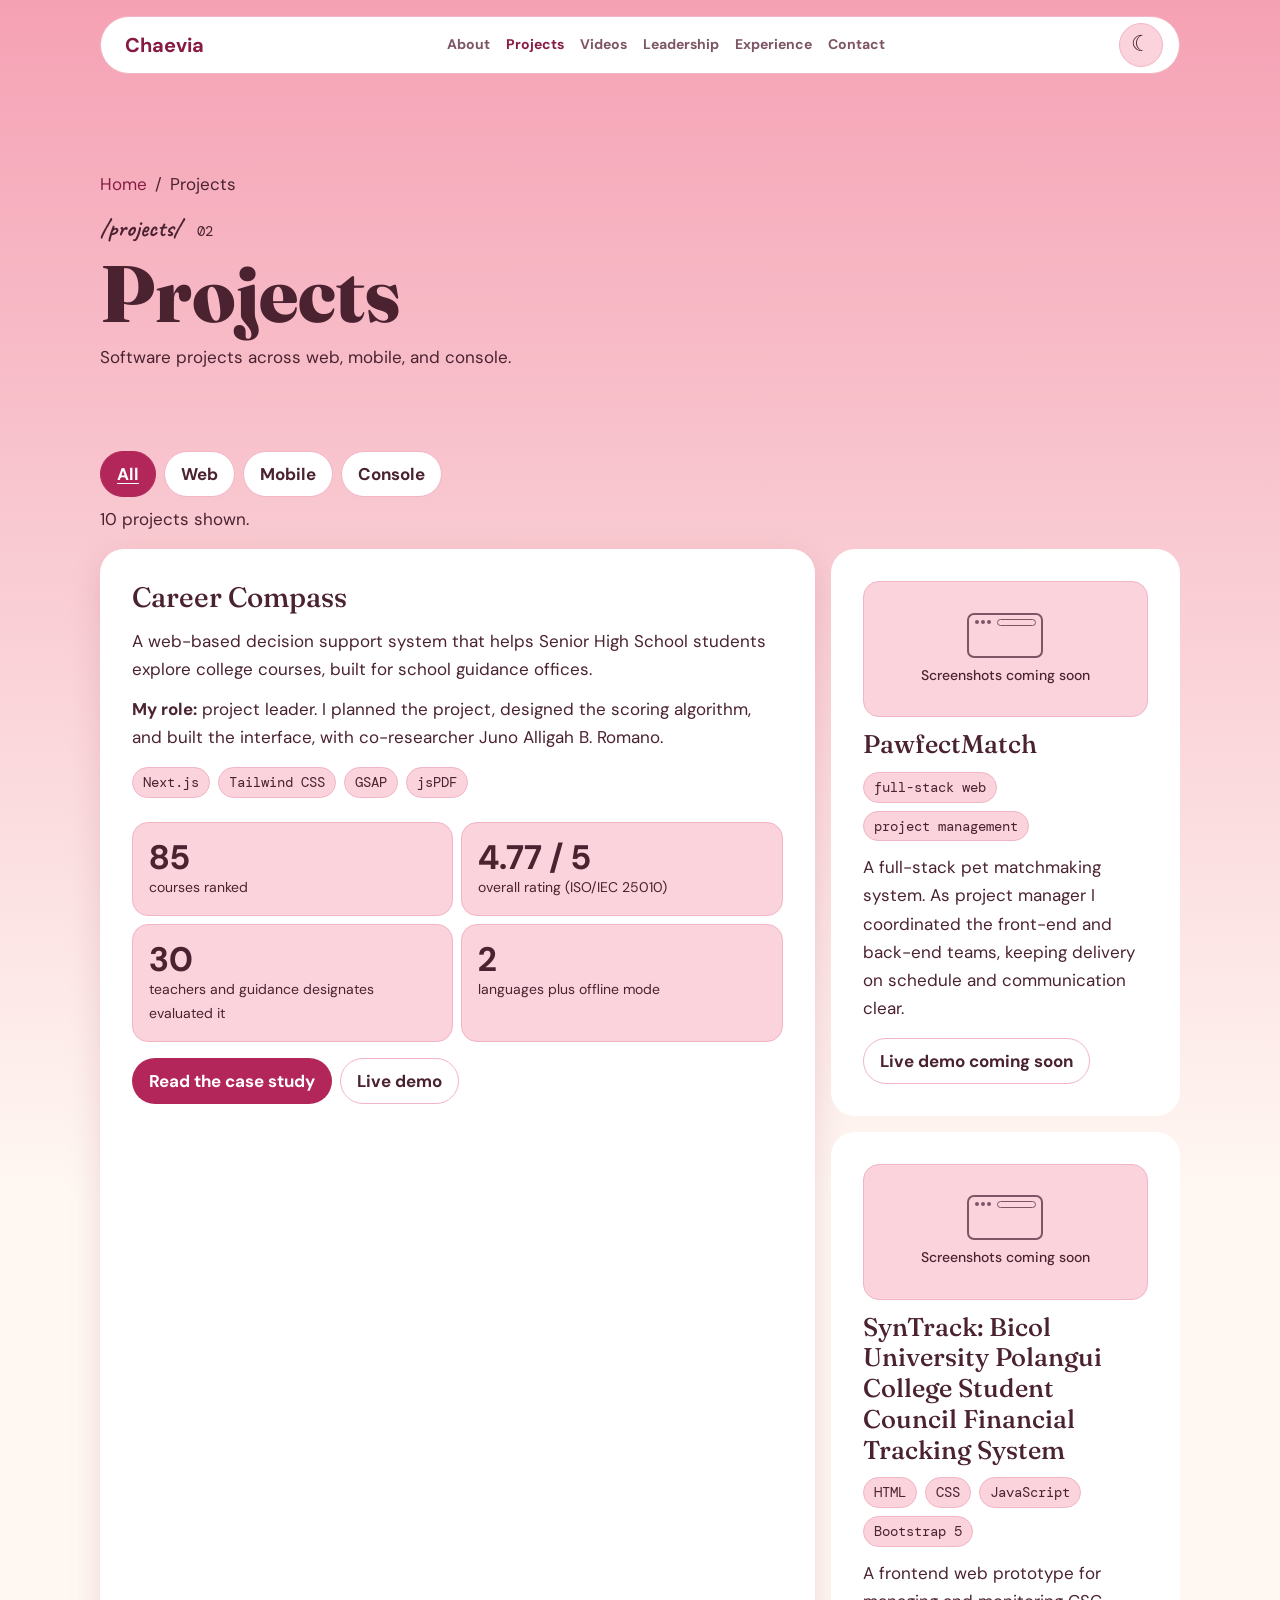
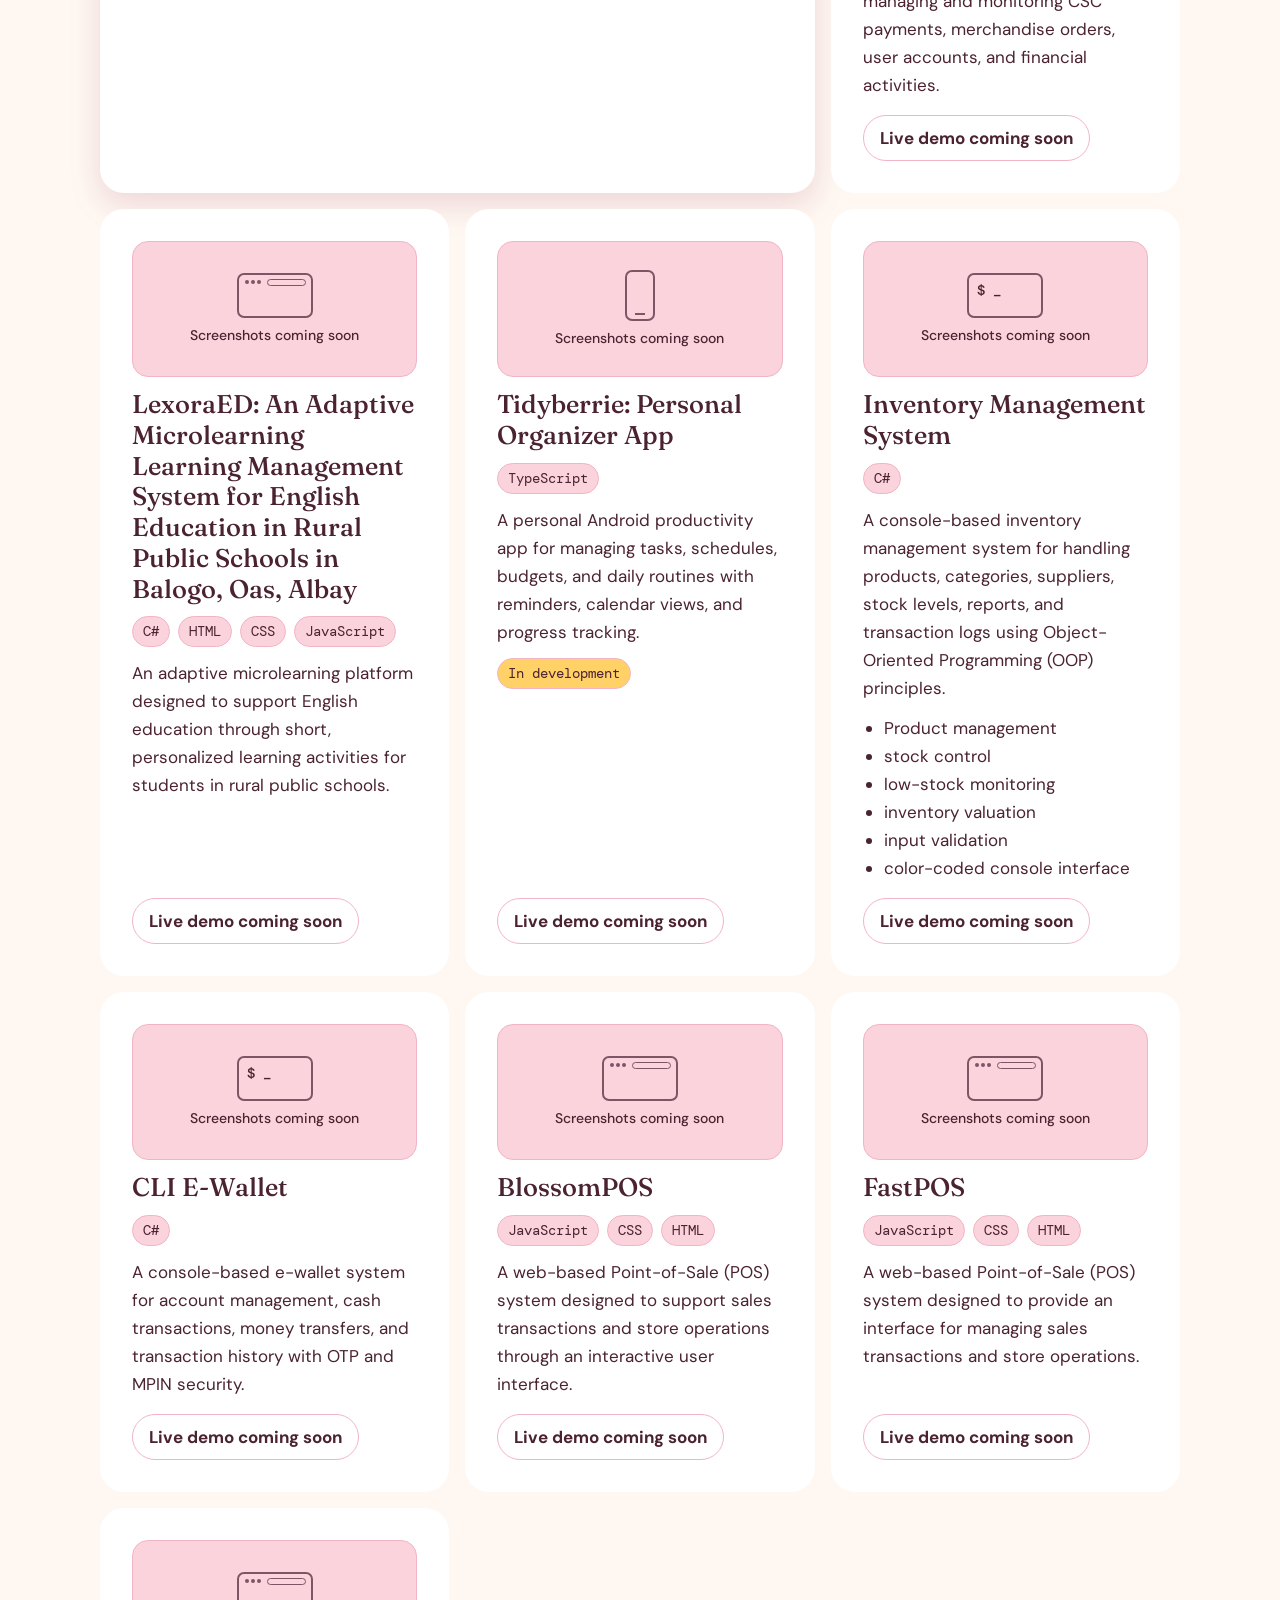
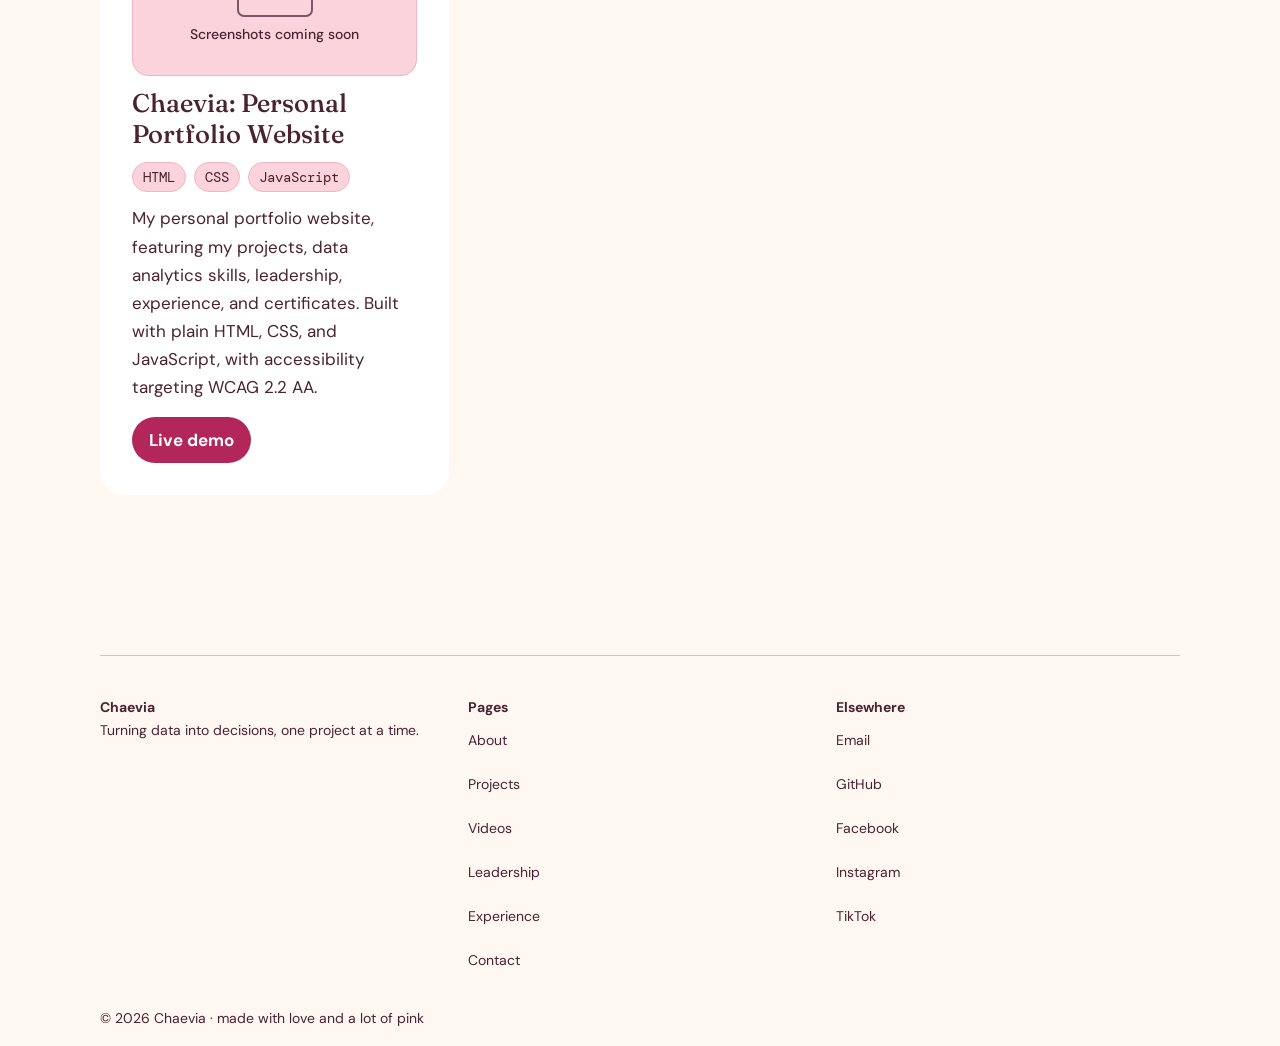
<file: projects.html>
<!doctype html>
<html lang="en">
<head>
  <meta charset="utf-8">
  <meta name="viewport" content="width=device-width, initial-scale=1, viewport-fit=cover">
  <title>Projects | Chaevia</title>
  <meta name="description" content="Software projects across web, mobile, and console.">
  <link rel="canonical" href="https://strawberrycha.github.io/Chaevia/projects.html">
  <meta property="og:type" content="website">
  <meta property="og:site_name" content="Chaevia">
  <meta property="og:title" content="Projects | Chaevia">
  <meta property="og:description" content="Software projects across web, mobile, and console.">
  <meta property="og:url" content="https://strawberrycha.github.io/Chaevia/projects.html">
  <meta property="og:image" content="https://strawberrycha.github.io/Chaevia/assets/img/cha-1200.jpg">
  <meta property="og:image:alt" content="Charlene Mae Adille smiling in a black blazer">
  <meta name="twitter:card" content="summary">
  <meta name="twitter:title" content="Projects | Chaevia">
  <meta name="twitter:description" content="Software projects across web, mobile, and console.">
  <meta name="twitter:image" content="https://strawberrycha.github.io/Chaevia/assets/img/cha-1200.jpg">
  <meta name="twitter:image:alt" content="Charlene Mae Adille smiling in a black blazer">
  <link rel="icon" href="assets/img/favicon.svg" type="image/svg+xml">
  <script src="assets/js/theme.js"></script>
  <script src="assets/js/nav.js" defer></script>
  <script src="assets/data/projects.js" defer></script>
  <script src="assets/js/projects.js" defer></script>
  <link rel="preconnect" href="https://fonts.googleapis.com">
  <link rel="preconnect" href="https://fonts.gstatic.com" crossorigin>
  <link rel="stylesheet" href="https://fonts.googleapis.com/css2?family=Bagel+Fat+One&family=Caveat:wght@600;700&family=DM+Mono&family=DM+Sans:wght@400;500;600;700&family=Fraunces:opsz,wght@9..144,500;9..144,800;9..144,900&amp;family=Fredoka:wght@600&display=swap">
  <link rel="stylesheet" href="assets/css/tokens.css">
  <link rel="stylesheet" href="assets/css/base.css">
  <link rel="stylesheet" href="assets/css/components.css">
</head>
<body id="top">
  <a class="skip button" href="#content">Skip to content</a>
  <header class="site-header wrap">
    <div class="nav-pill">
      <a class="brand" href="index.html">Chaevia<span class="berry" aria-hidden="true"> 🍓</span></a>
      <button class="menu-toggle button secondary" type="button" aria-expanded="false" aria-controls="site-navigation" hidden>Menu</button>
      <nav id="site-navigation" aria-label="Pages">
        <ul class="nav-links">
          <li><a href="about.html">About</a></li>
          <li><a href="projects.html" aria-current="page">Projects</a></li>
          <li><a href="videos.html">Videos</a></li>
          <li><a href="achievements.html">Leadership</a></li>
          <li><a href="experience.html">Experience</a></li>
          <li><a href="contact.html">Contact</a></li>
        </ul>
      </nav>
      <button class="theme-toggle" type="button" aria-label="Dark theme" aria-pressed="false" hidden><span aria-hidden="true"></span></button>
    </div>
  </header>
  <main id="content" tabindex="-1">
    <div class="page-header wrap">
      <nav class="breadcrumb" aria-label="Breadcrumb"><a href="index.html">Home</a><span aria-hidden="true">/</span><span aria-current="page">Projects</span></nav>
      <div class="page-meta"><span class="slash-label">/projects/</span><span class="page-index">02</span></div>
      <h1 id="page-title">Projects</h1>
      <p>Software projects across web, mobile, and console.</p>
    </div>
    <section class="section-inner wrap" aria-labelledby="page-title">
      <div id="project-filters" class="filter-buttons showcase-filters" role="group" aria-label="Project categories">
        <button type="button" class="button secondary" data-category="all" aria-pressed="true">All</button>
        <button type="button" class="button secondary" data-category="web" aria-pressed="false">Web</button>
        <button type="button" class="button secondary" data-category="mobile" aria-pressed="false">Mobile</button>
        <button type="button" class="button secondary" data-category="console" aria-pressed="false">Console</button>
      </div>
      <p id="project-count" class="collection-status" role="status"></p>
      <div id="project-cards" class="showcase-grid project-bento">
        <article class="card featured-project">
          <h3>Career Compass</h3>
          <p>A web-based decision support system that helps Senior High School students explore college courses, built for school guidance offices.</p>
          <p><strong>My role:</strong> project leader. I planned the project, designed the scoring algorithm, and built the interface, with co-researcher Juno Alligah B. Romano.</p>
          <ul class="chips" aria-label="Technology stack">
            <li>Next.js</li><li>Tailwind CSS</li><li>GSAP</li><li>jsPDF</li>
          </ul>
          <ul class="project-stats" aria-label="Career Compass in numbers">
            <li><strong>85</strong> courses ranked</li>
            <li><strong>4.77 / 5</strong> overall rating (ISO/IEC 25010)</li>
            <li><strong>30</strong> teachers and guidance designates evaluated it</li>
            <li><strong>2</strong> languages plus offline mode</li>
          </ul>
          <div class="project-actions">
            <a class="button primary" href="career-compass.html">Read the case study</a>
            <a class="button secondary" href="https://careercompassbu.vercel.app/" target="_blank" rel="noopener">Live demo</a>
          </div>
        </article>
      </div>
      <template id="project-card">
        <article class="card showcase-card">
          <div class="project-media"></div>
          <h3></h3>
          <ul class="chips" aria-label="Project tags"></ul>
          <p class="project-description"></p>
          <ul class="project-features" hidden></ul>
          <ul class="chips" aria-label="Project status" hidden><li class="chip-status"></li></ul>
          <div class="project-actions">
            <a class="button primary project-live" target="_blank" rel="noopener" hidden>Live demo</a>
            <span class="button secondary" aria-disabled="true">Live demo coming soon</span>
          </div>
        </article>
      </template>
    </section>
  </main>
  <footer class="site-footer wrap">
    <div class="footer-columns">
      <div><p><strong>Chaevia</strong></p><p>Turning data into decisions, one project at a time.</p></div>
      <nav aria-label="Footer pages">
        <p><strong>Pages</strong></p>
        <ul>
          <li><a href="about.html">About</a></li>
          <li><a href="projects.html">Projects</a></li>
          <li><a href="videos.html">Videos</a></li>
          <li><a href="achievements.html">Leadership</a></li>
          <li><a href="experience.html">Experience</a></li>
          <li><a href="contact.html">Contact</a></li>
        </ul>
      </nav>
      <div><p><strong>Elsewhere</strong></p><ul>
          <li><a href="mailto:cmta2023-9135-16062@bicol-u.edu.ph">Email</a></li>
          <li><a href="https://github.com/strawberrycha" target="_blank" rel="noopener">GitHub</a></li>
          <li><a href="https://www.facebook.com/charlene.adille.3" target="_blank" rel="noopener">Facebook</a></li>
          <li><a href="https://www.instagram.com/itstrawberry_cha" target="_blank" rel="noopener">Instagram</a></li>
          <li><a href="https://tiktok.com/@charleneadille" target="_blank" rel="noopener">TikTok</a></li>
      </ul></div>
    </div>
    <p class="copyright">© 2026 Chaevia · made with love and a lot of pink</p>
  </footer>
</body>
</html>
</file>
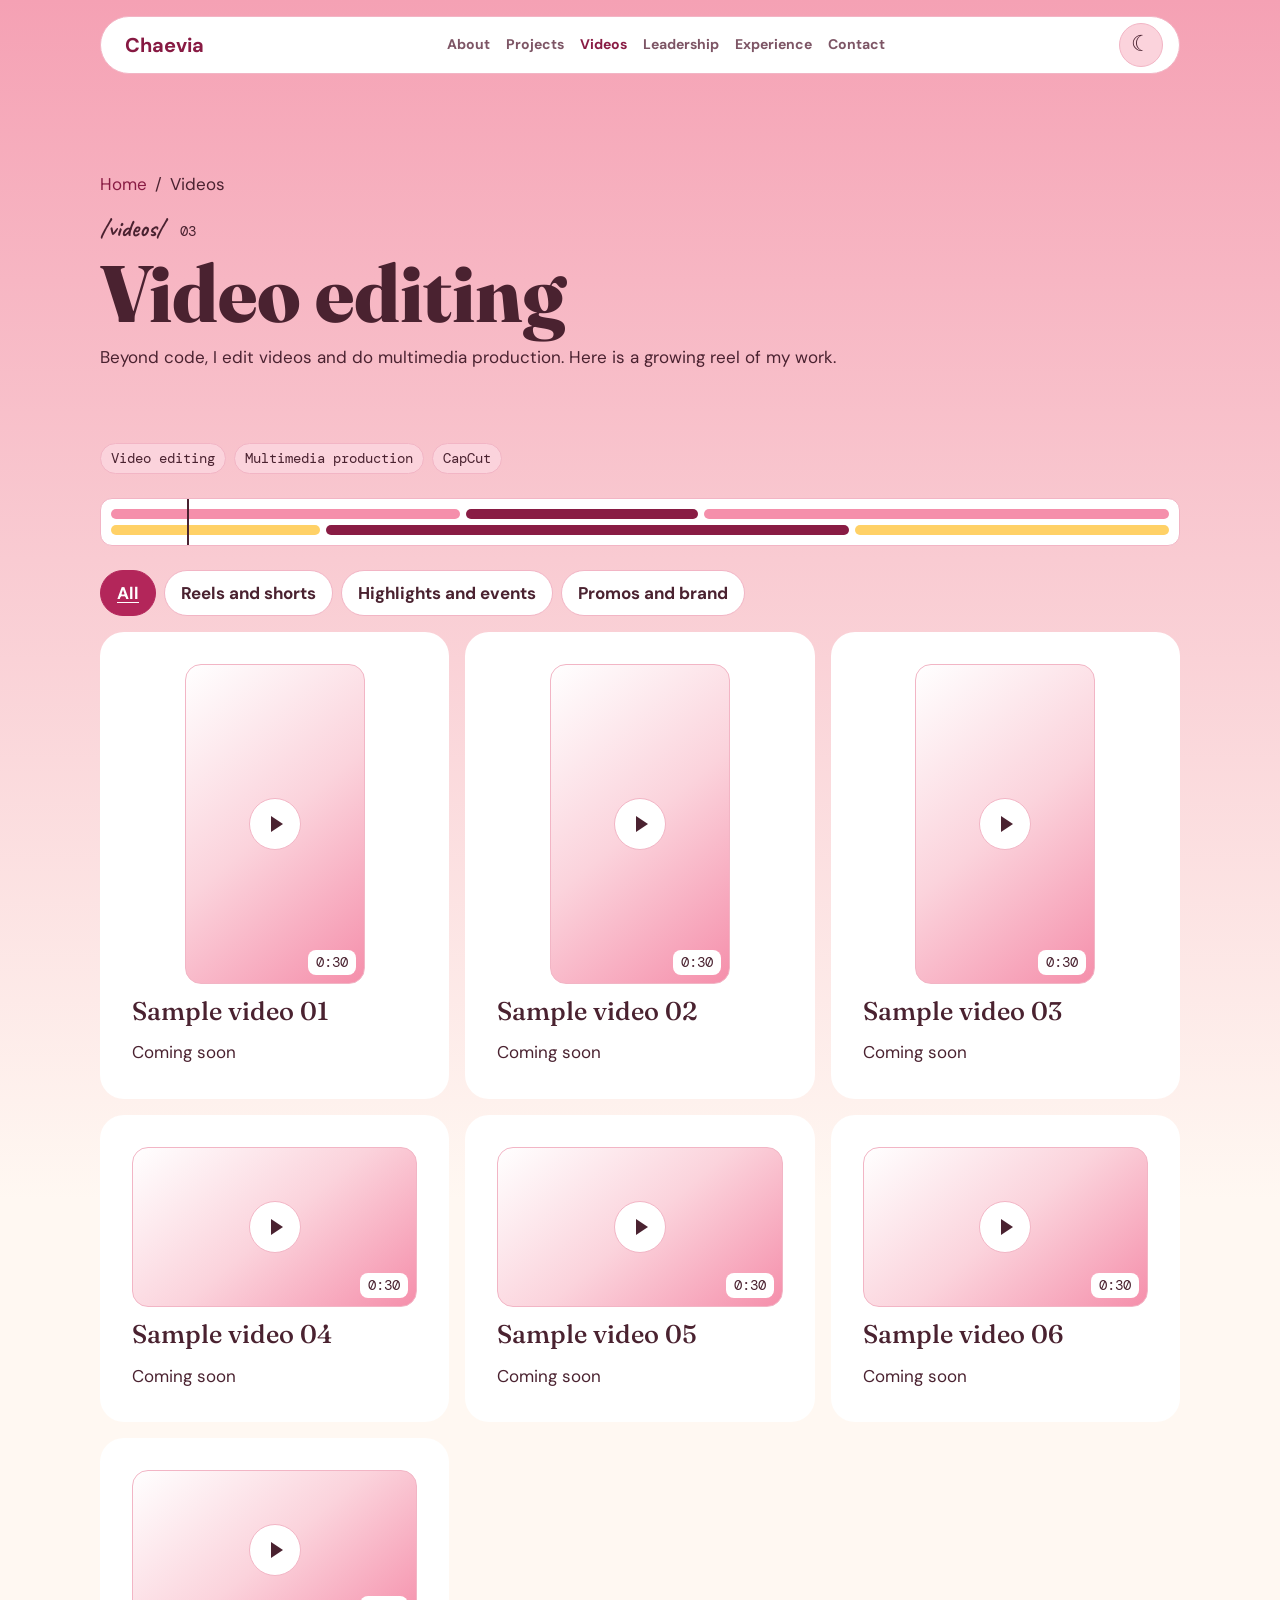
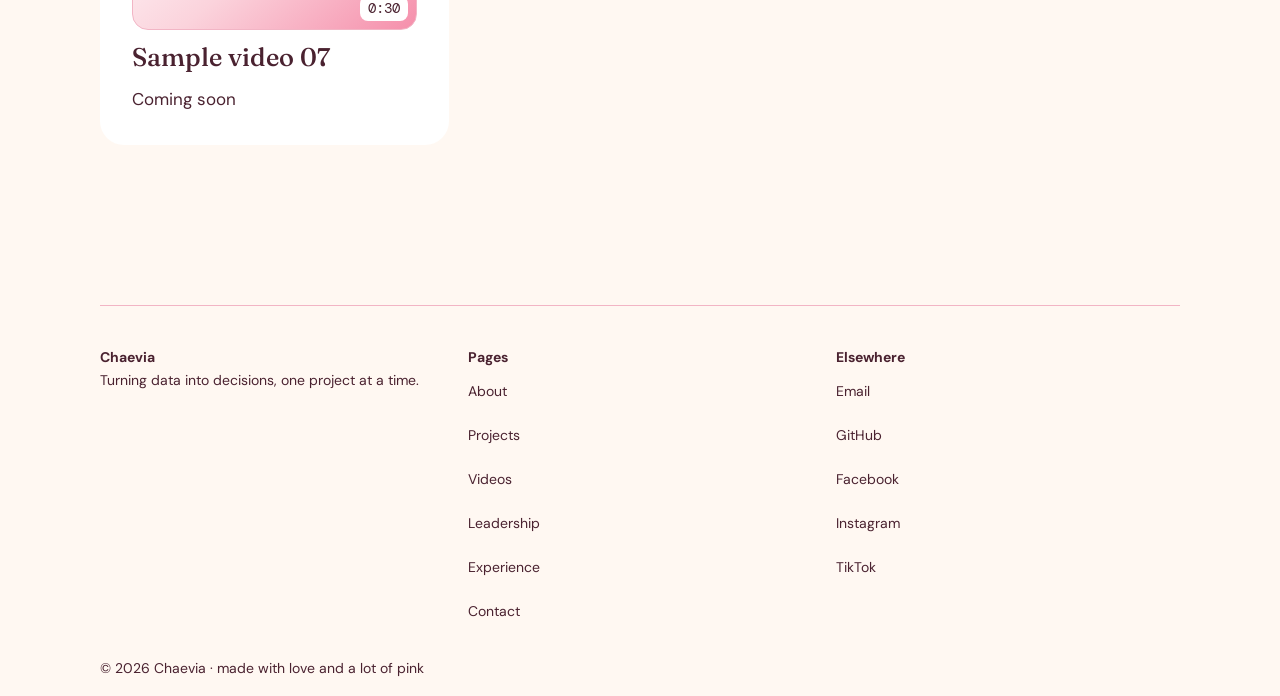
<file: videos.html>
<!doctype html>
<html lang="en">
<head>
  <meta charset="utf-8">
  <meta name="viewport" content="width=device-width, initial-scale=1, viewport-fit=cover">
  <title>Video editing | Chaevia</title>
  <meta name="description" content="Beyond code, I edit videos and do multimedia production. Here is a growing reel of my work.">
  <link rel="canonical" href="https://strawberrycha.github.io/Chaevia/videos.html">
  <meta property="og:type" content="website">
  <meta property="og:site_name" content="Chaevia">
  <meta property="og:title" content="Video editing | Chaevia">
  <meta property="og:description" content="Beyond code, I edit videos and do multimedia production. Here is a growing reel of my work.">
  <meta property="og:url" content="https://strawberrycha.github.io/Chaevia/videos.html">
  <meta property="og:image" content="https://strawberrycha.github.io/Chaevia/assets/img/cha-1200.jpg">
  <meta property="og:image:alt" content="Charlene Mae Adille smiling in a black blazer">
  <meta name="twitter:card" content="summary">
  <meta name="twitter:title" content="Video editing | Chaevia">
  <meta name="twitter:description" content="Beyond code, I edit videos and do multimedia production. Here is a growing reel of my work.">
  <meta name="twitter:image" content="https://strawberrycha.github.io/Chaevia/assets/img/cha-1200.jpg">
  <meta name="twitter:image:alt" content="Charlene Mae Adille smiling in a black blazer">
  <link rel="icon" href="assets/img/favicon.svg" type="image/svg+xml">
  <script src="assets/js/theme.js"></script>
  <script src="assets/js/nav.js" defer></script>
  <script src="assets/data/videos.js" defer></script>
  <script src="assets/js/videos.js" defer></script>
  <link rel="preconnect" href="https://fonts.googleapis.com">
  <link rel="preconnect" href="https://fonts.gstatic.com" crossorigin>
  <link rel="stylesheet" href="https://fonts.googleapis.com/css2?family=Bagel+Fat+One&family=Caveat:wght@600;700&family=DM+Mono&family=DM+Sans:wght@400;500;600;700&family=Fraunces:opsz,wght@9..144,500;9..144,800;9..144,900&amp;family=Fredoka:wght@600&display=swap">
  <link rel="stylesheet" href="assets/css/tokens.css">
  <link rel="stylesheet" href="assets/css/base.css">
  <link rel="stylesheet" href="assets/css/components.css">
</head>
<body id="top">
  <a class="skip button" href="#content">Skip to content</a>
  <header class="site-header wrap">
    <div class="nav-pill">
      <a class="brand" href="index.html">Chaevia<span class="berry" aria-hidden="true"> 🍓</span></a>
      <button class="menu-toggle button secondary" type="button" aria-expanded="false" aria-controls="site-navigation" hidden>Menu</button>
      <nav id="site-navigation" aria-label="Pages">
        <ul class="nav-links">
          <li><a href="about.html">About</a></li>
          <li><a href="projects.html">Projects</a></li>
          <li><a href="videos.html" aria-current="page">Videos</a></li>
          <li><a href="achievements.html">Leadership</a></li>
          <li><a href="experience.html">Experience</a></li>
          <li><a href="contact.html">Contact</a></li>
        </ul>
      </nav>
      <button class="theme-toggle" type="button" aria-label="Dark theme" aria-pressed="false" hidden><span aria-hidden="true"></span></button>
    </div>
  </header>
  <main id="content" tabindex="-1">
    <div class="page-header wrap">
      <nav class="breadcrumb" aria-label="Breadcrumb"><a href="index.html">Home</a><span aria-hidden="true">/</span><span aria-current="page">Videos</span></nav>
      <div class="page-meta"><span class="slash-label">/videos/</span><span class="page-index">03</span></div>
      <h1 id="videos-title">Video editing</h1>
      <p>Beyond code, I edit videos and do multimedia production. Here is a growing reel of my work.</p>
    </div>
    <section class="section-inner wrap" aria-labelledby="videos-title">
      <ul class="chips" aria-label="Video editing skills">
        <li>Video editing</li><li>Multimedia production</li><li>CapCut</li>
      </ul>
      <div class="editor-timeline" aria-hidden="true">
        <div class="editor-track"><span></span><span></span><span></span></div>
        <div class="editor-track"><span></span><span></span><span></span></div>
      </div>
      <div id="video-filters" class="filter-buttons" role="group" aria-label="Video categories">
        <button type="button" class="button secondary" data-category="all" aria-pressed="true">All</button>
        <button type="button" class="button secondary" data-category="reels" aria-pressed="false">Reels and shorts</button>
        <button type="button" class="button secondary" data-category="highlights" aria-pressed="false">Highlights and events</button>
        <button type="button" class="button secondary" data-category="promos" aria-pressed="false">Promos and brand</button>
      </div>
      <p id="video-count" class="collection-status visually-hidden" role="status"></p>
      <div id="video-cards" class="showcase-grid video-grid"></div>
      <template id="video-card">
        <article class="card showcase-card video-card">
          <div class="video-poster">
            <span class="video-play" aria-hidden="true"></span>
            <span class="video-duration"></span>
          </div>
          <h3></h3>
          <p class="video-status">Coming soon</p>
          <div class="project-actions">
            <a class="button primary video-watch" target="_blank" rel="noopener" hidden>Watch</a>
          </div>
        </article>
      </template>
    </section>
  </main>
  <footer class="site-footer wrap">
    <div class="footer-columns">
      <div><p><strong>Chaevia</strong></p><p>Turning data into decisions, one project at a time.</p></div>
      <nav aria-label="Footer pages">
        <p><strong>Pages</strong></p>
        <ul>
          <li><a href="about.html">About</a></li>
          <li><a href="projects.html">Projects</a></li>
          <li><a href="videos.html">Videos</a></li>
          <li><a href="achievements.html">Leadership</a></li>
          <li><a href="experience.html">Experience</a></li>
          <li><a href="contact.html">Contact</a></li>
        </ul>
      </nav>
      <div><p><strong>Elsewhere</strong></p><ul>
          <li><a href="mailto:cmta2023-9135-16062@bicol-u.edu.ph">Email</a></li>
          <li><a href="https://github.com/strawberrycha" target="_blank" rel="noopener">GitHub</a></li>
          <li><a href="https://www.facebook.com/charlene.adille.3" target="_blank" rel="noopener">Facebook</a></li>
          <li><a href="https://www.instagram.com/itstrawberry_cha" target="_blank" rel="noopener">Instagram</a></li>
          <li><a href="https://tiktok.com/@charleneadille" target="_blank" rel="noopener">TikTok</a></li>
      </ul></div>
    </div>
    <p class="copyright">© 2026 Chaevia · made with love and a lot of pink</p>
  </footer>
</body>
</html>
</file>
<file: assets/css/tokens.css>
:root {
  color-scheme: light;
  --bg: #FFF8F2;
  --band: #FBD3DC;
  --surf: #FFFFFF;
  --ink: #4A2230;
  --mut: #7D5565;
  --h: #4A2230;
  --acc: #891C44;
  --pink: #F58FAB;
  --yel: #FFD166;
  --edge: #F2B5C5;
  --button-bg: #B3265A;
  --button-ink: #FFFFFF;
  --page-gradient: linear-gradient(180deg, #F5A1B4 0, #F9CBD2 560px, #FFF8F2 1200px);
  --title-gradient: linear-gradient(100deg, #861841, #871A43, #891C44);
  --tech-gradient: linear-gradient(100deg, #FBD3DC, #F5A1B4, #FBD3DC);
  --card-effect: 0 12px 32px rgba(133, 30, 67, .15);
  --display: Fraunces, Georgia, serif;
  --heading: Fraunces, Georgia, serif;
  --heading-weight: 500;
  --heading-tracking: 0;
  --section-space: clamp(72px, 10vw, 128px);
  --body: "DM Sans", system-ui, sans-serif;
  --script: Caveat, "Segoe Print", cursive;
  --mono: "DM Mono", ui-monospace, monospace;
  --radius: 24px;
  --content: 1080px;
}
:root[data-theme="dark"] {
  color-scheme: dark;
  --bg: #12061A;
  --band: rgba(255, 79, 141, .08);
  --surf: #1F1030;
  --ink: #FFEFF5;
  --mut: #E6BFD0;
  --h: #FFD166;
  --acc: #FF8FB1;
  --edge: #FF4D8D;
  --button-bg: #FF4D8D;
  --button-ink: #1A0A1F;
  --page-gradient: linear-gradient(180deg, #5B0F4D 0, #2A0A2E 560px, #12061A 1200px);
  --title-gradient: linear-gradient(100deg, #FFD166, #FF8FB1);
  --tech-gradient: linear-gradient(100deg, #35112E, #4C1740, #35112E);
  --card-effect: 0 0 24px rgba(255, 79, 141, .28);
  --display: "Bagel Fat One", Georgia, serif;
  --heading: Fredoka, "DM Sans", sans-serif;
  --heading-weight: 600;
  --heading-tracking: .01em;
}
</file>
<file: assets/css/base.css>
*, *::before, *::after { box-sizing: border-box; }
html { scroll-padding-top: 96px; }
body {
  margin: 0;
  min-height: 100vh;
  padding: env(safe-area-inset-top) env(safe-area-inset-right) env(safe-area-inset-bottom) env(safe-area-inset-left);
  background: var(--page-gradient) no-repeat, var(--bg);
  color: var(--ink);
  font: 1.0625rem/1.65 var(--body);
}
h1, h2, p, figure { margin: 0; }
h1, h2 { color: var(--h); }
ul { list-style: none; margin: 0; padding: 0; }
a { color: inherit; }
button { font: inherit; }
[hidden] { display: none !important; }
:focus-visible { outline: 3px solid var(--ink); outline-offset: 3px; }
.wrap { width: min(var(--content), calc(100% - 40px)); margin-inline: auto; }
@media (prefers-reduced-motion: reduce) {
  *, *::before, *::after {
    animation: none !important;
    transition: none !important;
    scroll-behavior: auto !important;
  }
}
</file>
<file: assets/css/components.css>
.skip {
  position: fixed;
  z-index: 3;
  top: 12px;
  left: max(12px, env(safe-area-inset-left));
  transform: translateY(calc(-100% - 20px));
  background: var(--surf);
}
.skip:focus { transform: none; }
.site-header {
  position: sticky;
  top: max(8px, env(safe-area-inset-top));
  z-index: 2;
  margin-block-start: 16px;
}
.nav-pill {
  display: flex;
  align-items: center;
  gap: 4px;
  padding: 6px 8px;
  border: 1px solid var(--edge);
  border-radius: 40px;
  background: var(--surf);
  box-shadow: var(--card-effect);
}
.brand, .nav-links a {
  display: inline-flex;
  align-items: center;
  min-height: 44px;
  text-decoration: none;
  white-space: nowrap;
}
.brand {
  flex: none;
  padding-inline: 8px;
  color: var(--acc);
  font: 700 1.25rem/1 var(--body);
}
.berry { display: none; }
[data-theme="dark"] .berry { display: inline; }
.nav-pill nav { flex: 1; min-width: 0; overflow-x: auto; }
.nav-links { display: flex; width: max-content; margin-inline: auto; padding-inline: 4px; }
.nav-links a { padding-inline: 8px; color: var(--mut); font-size: .875rem; font-weight: 700; }
.theme-toggle {
  display: grid;
  flex: none;
  place-items: center;
  width: 44px;
  height: 44px;
  padding: 0;
  border: 1px solid var(--edge);
  border-radius: 50%;
  background: var(--band);
  color: var(--ink);
  cursor: pointer;
}
.theme-toggle span::before { content: "☾"; font-size: 1.4rem; line-height: 1; }
[data-theme="dark"] .theme-toggle span::before { content: "☀"; }
@supports (background-clip: text) {
  .brand, .title-gradient {
    background-image: var(--title-gradient);
    background-clip: text;
    color: transparent;
  }
}
.cursor {
  display: inline-block;
  height: .8em;
  margin-inline-start: .15em;
  border-inline-end: 3px solid currentColor;
  animation: blink 1.2s step-end infinite;
}
@keyframes blink { 50% { opacity: 0; } }
.button {
  display: inline-flex;
  align-items: center;
  justify-content: center;
  min-height: 44px;
  min-width: 44px;
  padding: 8px 16px;
  border: 1px solid transparent;
  border-radius: 99px;
  font-weight: 700;
  text-decoration: none;
}
.primary { background: var(--button-bg); color: var(--button-ink); }
.secondary { background: var(--surf); color: var(--ink); border-color: var(--edge); }
.button[href]:hover, .nav-links a[href]:hover { text-decoration: underline; }
.portrait { position: relative; justify-self: center; width: min(288px, 76%); }
.polaroid {
  position: relative;
  padding: 12px 12px 24px;
  transform: rotate(3deg);
  border: 1px solid var(--edge);
  border-radius: var(--radius);
  background: #FFF;
  box-shadow: var(--card-effect);
}
.polaroid img {
  display: block;
  width: 100%;
  height: auto;
  aspect-ratio: 4 / 5;
  object-fit: cover;
  object-position: top;
  border-radius: 14px;
}
.heart {
  position: absolute;
  top: -12px;
  right: -10px;
  display: grid;
  place-items: center;
  width: 44px;
  height: 44px;
  transform: rotate(12deg);
  border: 2px solid #FFF;
  border-radius: 50%;
  background: var(--pink);
  color: #4A2230;
  font-size: 1.4rem;
}
.portrait-pills {
  display: flex;
  justify-content: center;
  flex-wrap: wrap;
  gap: 8px;
  margin-block-start: 16px;
}
.photo-pill {
  padding: 6px 10px;
  border: 1px solid var(--edge);
  border-radius: 99px;
  background: var(--surf);
  box-shadow: var(--card-effect);
  font: .875rem/1.35 var(--mono);
  white-space: nowrap;
}
.site-footer { padding-block: 16px; text-align: center; font-size: .875rem; }
.site-footer a { display: inline-flex; align-items: center; min-height: 44px; min-width: 44px; }
@media (min-width: 820px) {
  .nav-pill { gap: 16px; padding-inline: 16px; }
}
@media (forced-colors: active) {
  .brand, .title-gradient { background: none; color: CanvasText; }
}

.nav-links a:focus-visible {
  outline-offset: -4px;
  border-radius: 12px;
}
.section-inner { padding-block: var(--section-space); }
.section-inner h2 {
  margin-block-end: 24px;
  font: var(--heading-weight) clamp(1.8rem, 4vw, 3.125rem)/1.12 var(--heading);
  letter-spacing: -.035em;
}
.section-band {
  position: relative;
  isolation: isolate;
  overflow: clip;
  background: var(--band);
}
.about-grid, .skills-grid {
  display: grid;
  gap: 16px;
}
.about-copy { align-self: start; }
.about-copy p { max-width: 68ch; }
.about-copy p + p { margin-block-start: 12px; }
.card {
  min-width: 0;
  padding: clamp(16px, 4vw, 32px);
  border-radius: var(--radius);
  background: var(--surf);
}
.card h3 {
  margin: 0 0 12px;
  color: var(--h);
  font: var(--heading-weight) clamp(1.25rem, 2.4vw, 1.75rem)/1.2 var(--heading);
}
.card p + p { margin-block-start: 12px; }
.education strong, .education span { display: block; }
.record-date {
  color: var(--mut);
  font: .875rem/1.5 var(--mono);
}
.chips, .project-actions {
  display: flex;
  flex-wrap: wrap;
  gap: 8px;
  margin-block-start: 16px;
}
.chips li {
  padding: 5px 10px;
  border: 1px solid var(--edge);
  border-radius: 99px;
  background: var(--band);
  color: var(--ink);
  font: .875rem/1.35 var(--mono);
}
.chips .chip-status { background: var(--yel); color: #4A2230; }
.project-stats {
  display: grid;
  grid-template-columns: repeat(2, minmax(0, 1fr));
  gap: 8px;
  margin-block-start: 24px;
}
.project-stats li {
  padding: clamp(10px, 2vw, 16px);
  border: 1px solid var(--edge);
  border-radius: 16px;
  background: var(--band);
  font-size: .875rem;
  overflow-wrap: anywhere;
}
.project-stats strong {
  display: block;
  color: var(--h);
  font: 700 clamp(1.35rem, 4vw, 2.125rem)/1.1 var(--body);
}
.case-study {
  margin-block-start: 24px;
  border-block-start: 1px solid var(--edge);
}
.case-study summary {
  min-height: 44px;
  padding: 10px 8px;
  color: var(--acc);
  font-weight: 700;
  cursor: pointer;
}
.case-study summary:hover { text-decoration: underline; }
.case-study-content { max-width: 70ch; padding: 8px 8px 0; }
.case-study h4 { margin: 16px 0 4px; color: var(--h); }
.case-study h4:first-child { margin-block-start: 0; }
@media (min-width: 820px) {
  .about-grid, .skills-grid { grid-template-columns: repeat(2, minmax(0, 1fr)); }
  .about-grid { gap: 56px; }
  .project-stats { grid-template-columns: repeat(4, minmax(0, 1fr)); }
}


.visually-hidden {
  position: absolute;
  width: 1px;
  height: 1px;
  padding: 0;
  overflow: hidden;
  clip-path: inset(50%);
  white-space: nowrap;
}
.filter-buttons {
  display: flex;
  flex-wrap: wrap;
  gap: 8px;
}
.filter-buttons button { cursor: pointer; }
.filter-buttons button[aria-pressed="true"] {
  background: var(--button-bg);
  color: var(--button-ink);
  border-color: var(--button-bg);
  text-decoration: underline;
  text-underline-offset: 3px;
}
.highlights-toggle {
  display: inline-flex;
  align-items: center;
  gap: 8px;
  min-height: 44px;
  margin-block-start: 12px;
  cursor: pointer;
}
.highlights-toggle input {
  width: 20px;
  height: 20px;
  margin: 0;
  accent-color: var(--button-bg);
}
.collection-status:not(:empty) { margin-block: 8px 16px; }
.timeline {
  --timeline-dot: #B3265A;
  display: grid;
  gap: 16px;
  margin-inline-start: 8px;
  padding-inline-start: 22px;
  border-inline-start: 2px dashed var(--timeline-dot);
}
[data-theme="dark"] .timeline { --timeline-dot: #FF8FB1; }
.timeline li { position: relative; }
.timeline li::before {
  position: absolute;
  inset: .45em auto auto -29px;
  width: 12px;
  height: 12px;
  border: 2px solid var(--timeline-dot);
  border-radius: 50%;
  background: var(--bg);
  content: "";
}
.timeline .timeline-highlight::before { background: var(--timeline-dot); }
.timeline-star { margin-inline-end: 8px; color: var(--timeline-dot); }
.timeline .record-date {
  margin-block-start: 4px;
  color: var(--ink);
}
.timeline h3 { margin: 0; color: var(--h); font-size: 1.125rem; }
.certificate-grid { display: grid; gap: 16px; }
.certificate-grid h3 {
  font-size: clamp(1.35rem, 2.5vw, 1.75rem);
  overflow-wrap: anywhere;
}
@media (min-width: 820px) {
  .certificate-grid { grid-template-columns: repeat(3, minmax(0, 1fr)); }
}


.contact-grid { display: grid; gap: 24px; align-items: center; }
.contact-actions { display: flex; flex-wrap: wrap; gap: 8px; }
@media (min-width: 820px) {
  .contact-grid { grid-template-columns: 1.2fr 1fr; gap: 56px; }
}

.archive-filters { display: flex; flex-wrap: wrap; gap: 16px; }
.archive-filters label { display: grid; gap: 4px; font-weight: 700; }
.archive-filters label:first-child { flex: 1 1 240px; min-width: 0; }
.archive-filters input, .archive-filters select {
  width: 100%;
  min-height: 44px;
  padding: 8px 12px;
  border: 1px solid var(--mut);
  border-radius: 12px;
  background: var(--surf);
  color: var(--ink);
  font: inherit;
}

.showcase-filters { margin-block-start: 24px; }
.showcase-grid { display: grid; gap: 16px; }
.showcase-card { display: flex; flex-direction: column; gap: 12px; }
.showcase-card h3 { margin-block-end: 0; font-size: clamp(1.25rem, 2vw, 1.65rem); overflow-wrap: anywhere; }
.showcase-card .chips { margin-block-start: 0; }
.showcase-card .project-actions { margin-block-start: auto; padding-block-start: 4px; }
.project-features { list-style: disc; padding-inline-start: 1.25em; }
.project-media {
  display: grid;
  justify-items: center;
  align-content: center;
  gap: 8px;
  min-height: 136px;
  padding: 12px;
  border: 1px solid var(--edge);
  border-radius: 16px;
  background: var(--band);
  color: var(--ink);
  text-align: center;
  font: 500 .875rem/1.4 var(--body);
}
.project-frame {
  position: relative;
  width: 76px;
  height: 45px;
  border: 2px solid var(--mut);
  border-radius: 7px;
}
.project-media-web .project-frame::before {
  position: absolute;
  inset: 5px auto auto 6px;
  width: 4px;
  height: 4px;
  border-radius: 50%;
  background: var(--mut);
  box-shadow: 6px 0 var(--mut), 12px 0 var(--mut);
  content: "";
}
.project-media-web .project-frame::after {
  position: absolute;
  inset: 4px 5px auto 28px;
  height: 7px;
  border: 1px solid var(--mut);
  border-radius: 6px;
  content: "";
}
.project-media-mobile .project-frame { width: 30px; height: 51px; }
.project-media-mobile .project-frame::after {
  position: absolute;
  inset: auto 8px 4px;
  border-block-start: 2px solid var(--mut);
  content: "";
}
.project-media-console .project-frame { padding: 6px 8px; text-align: left; font-family: var(--mono); }
.project-screenshots {
  display: flex;
  min-width: 0;
  overflow-x: auto;
  scroll-snap-type: x mandatory;
}
.project-screenshots img {
  width: 100%;
  aspect-ratio: 16 / 9;
  object-fit: contain;
  flex: 0 0 100%;
  scroll-snap-align: start;
}
@media (min-width: 600px) {
  .showcase-grid { grid-template-columns: repeat(2, minmax(0, 1fr)); }
}
@media (min-width: 1024px) {
  .showcase-grid { grid-template-columns: repeat(3, minmax(0, 1fr)); }
}

.editor-timeline {
  position: relative;
  display: grid;
  gap: 6px;
  padding: 10px;
  margin-block: 24px;
  overflow: hidden;
  border: 1px solid var(--edge);
  border-radius: 12px;
  background: var(--surf);
}
.editor-track { display: grid; grid-template-columns: 3fr 2fr 4fr; gap: 6px; }
.editor-track + .editor-track { grid-template-columns: 2fr 5fr 3fr; }
.editor-track span { height: 10px; border-radius: 10px; background: var(--pink); }
.editor-track span:nth-child(2) { background: var(--acc); }
.editor-track + .editor-track span:nth-child(odd) { background: var(--yel); }
.editor-timeline::after {
  position: absolute;
  inset: 0 auto 0 8%;
  width: 2px;
  background: var(--ink);
  animation: editor-sweep 10s ease-in-out infinite alternate;
  content: "";
}
@keyframes editor-sweep { to { left: 92%; } }
.video-grid { margin-block-start: 16px; align-items: start; }
.video-card { align-items: start; }
.video-card .project-actions:has([hidden]) { display: none; }
.video-poster {
  position: relative;
  display: grid;
  place-items: center;
  width: 100%;
  aspect-ratio: 16 / 9;
  overflow: hidden;
  border: 1px solid var(--edge);
  border-radius: 16px;
  background: linear-gradient(140deg, var(--surf), var(--band), var(--pink));
}
.video-poster-portrait {
  justify-self: center;
  align-self: center;
  width: min(100%, 180px);
  aspect-ratio: 9 / 16;
}
.video-poster img { position: absolute; width: 100%; height: 100%; object-fit: cover; }
.video-play {
  z-index: 0;
  display: grid;
  place-items: center;
  width: 52px;
  height: 52px;
  border: 1px solid var(--edge);
  border-radius: 50%;
  background: var(--surf);
  color: var(--ink);
}
.video-play::before {
  margin-inline-start: 4px;
  border-block: 8px solid transparent;
  border-inline-start: 12px solid currentColor;
  content: "";
}
.video-duration {
  position: absolute;
  inset: auto 8px 8px auto;
  padding: 2px 8px;
  border-radius: 8px;
  background: var(--surf);
  color: var(--ink);
  font: .875rem/1.5 var(--mono);
}
@media (prefers-reduced-motion: reduce) {
  .editor-timeline::after { animation: none; }
}

.footer-columns { display: grid; grid-template-columns: repeat(3, minmax(0, 1fr)); gap: 24px; text-align: left; }
@media (max-width: 819px) {
  .nav-pill { position: relative; flex-wrap: wrap; justify-content: space-between; }
  .nav-pill nav { flex: 0 0 100%; overflow: visible; }
  .menu-toggle:not([hidden]) + nav {
    position: absolute;
    inset: calc(100% + 8px) 0 auto;
    padding: 12px;
    border-radius: var(--radius);
    background: var(--surf);
    border: 1px solid var(--edge);
  }
  .nav-links { display: grid; width: 100%; }
  .nav-links a { display: flex; }
}
@media (max-width: 599px) { .footer-columns { grid-template-columns: 1fr; } }
.nav-links a[aria-current="page"] { color: var(--acc); text-decoration: underline; }

h2, h3 { font-family: var(--heading); font-weight: var(--heading-weight); letter-spacing: var(--heading-tracking); }
p { max-width: 68ch; }
a[href]:not(.button):not(.brand) {
  text-decoration-color: transparent;
  text-decoration-line: underline;
  text-decoration-style: dotted;
  text-underline-offset: .23em;
  transition: text-decoration-color 160ms ease;
}
a[href]:not(.button):not(.brand):hover,
a[href]:not(.button):not(.brand):focus-visible,
.nav-links a[aria-current="page"] { text-decoration-color: currentColor; }
main a[href]:not(.button) { color: var(--acc); text-decoration-color: currentColor; }
.site-header .nav-pill { background: var(--surf); box-shadow: none; }
.site-footer { border-block-start: 1px solid var(--edge); margin-block-start: 32px; }
.footer-columns { padding-block: 24px; }
.copyright { max-width: none; text-align: left; }
.page-header { padding-block: clamp(48px, 7vw, 88px) 32px; }
.page-header h1 {
  margin-block: 8px;
  font: 800 clamp(2.5rem, 7vw, 5rem)/1.05 var(--display);
  overflow-wrap: anywhere;
}
.page-meta { display: flex; align-items: baseline; gap: 16px; }
.slash-label { font: 700 1.5rem/1.2 var(--script); }
.page-index { color: var(--ink); font: .875rem/1.3 var(--mono); }
.breadcrumb { display: flex; align-items: center; flex-wrap: wrap; gap: 8px; margin-block-end: 8px; }
.breadcrumb a { display: inline-flex; align-items: center; min-height: 44px; }
.page-header + .section-inner { padding-block-start: 24px; }
.path-wrap { position: relative; }
.dotted-path {
  position: absolute;
  inset: 0 auto 0 -14px;
  width: 8px;
  height: 100%;
  color: var(--acc);
  pointer-events: none;
}
.dotted-path path {
  fill: none;
  stroke: currentColor;
  stroke-width: 2;
  stroke-linecap: round;
  stroke-dasharray: 1 8;
  vector-effect: non-scaling-stroke;
}
@media (prefers-reduced-motion: no-preference) {
  @view-transition { navigation: auto; }
  ::view-transition-old(root) { animation: page-fade-out 140ms ease both; }
  ::view-transition-new(root) { animation: page-fade-in 180ms ease both; }
  @keyframes page-fade-out { to { opacity: 0; } }
  @keyframes page-fade-in { from { opacity: 0; } }
  @supports (animation-timeline: view()) {
    .dotted-path {
      animation: draw-path linear both;
      animation-timeline: view();
      animation-range: entry 0% exit 80%;
    }
    @keyframes draw-path { from { clip-path: inset(0 0 100% 0); } to { clip-path: inset(0); } }
  }
}

.hero { padding-block: 32px; text-align: left; }
.hero-grid { display: grid; gap: 32px; align-items: center; }
.hero-topline { display: flex; align-items: center; flex-wrap: wrap; gap: 8px 16px; }
.availability {
  display: inline-flex; align-items: center; gap: 8px;
  padding: 4px 10px; border-radius: 99px; background: var(--surf);
  font-size: .875rem; font-weight: 700;
}
.availability::before { width: 8px; height: 8px; border-radius: 50%; background: #38a96a; content: ""; }
.hero h1 { display: inline-block; font: 900 clamp(3rem, 6vw, 4rem)/1.05 var(--display); }
.hero-copy h2 { font-size: clamp(1.8rem, 4vw, 3.125rem); line-height: 1.1; }
.hero-copy p { margin-block-start: 8px; }
.hero-subline { font-weight: 700; }
.hero-actions, .hero-links { display: flex; flex-wrap: wrap; gap: 8px; margin-block-start: 12px; }
.hero-links { margin-block-start: 0; gap: 16px; }
.hero-links a { display: inline-flex; align-items: center; min-height: 44px; }
.hero .portrait { width: min(248px, 80%); }
.hero .photo-pill { box-shadow: none; }
.proof-row { display: grid; gap: 8px; margin-block-start: 16px; }
.proof-row li { padding: 8px 12px; border-radius: 12px; background: var(--surf); font-size: .875rem; }
.proof-row strong { display: block; color: var(--h); font-size: 1.25rem; }
.home-route > section + section { border-block-start: 1px solid var(--edge); }
.tour-grid { display: grid; gap: 8px; }
.tour-grid a.card { display: grid; gap: 8px; height: 100%; padding: 16px; color: var(--ink); text-decoration-color: transparent; }
.tour-grid a.card:hover, .tour-grid a.card:focus-visible { text-decoration-color: currentColor; box-shadow: var(--card-effect); }
.tour-grid a strong { color: var(--acc); }
@media (min-width: 600px) {
  .tour-grid { grid-template-columns: repeat(2, minmax(0, 1fr)); }
  .proof-row, .project-stats.teaser-stats { grid-template-columns: repeat(3, minmax(0, 1fr)); }
}
@media (min-width: 820px) {
  .hero-grid { grid-template-columns: minmax(0, 7fr) minmax(0, 5fr); }
  .hero { padding-block: 40px 32px; }
}
@media (min-width: 1024px) { .tour-grid { grid-template-columns: repeat(5, minmax(0, 1fr)); } }

.project-bento > .featured-project { box-shadow: var(--card-effect); }
.project-bento .featured-project .project-stats { grid-template-columns: repeat(2, minmax(0, 1fr)); }
@media (min-width: 1024px) {
  .project-bento > .featured-project { grid-column: span 2; grid-row: span 2; }
}

.archive-filters { margin-block-end: 16px; }
.achievement-summary { margin-block-end: 16px; }
#achievement-timeline { gap: 24px; }
.experience-route { margin-inline-start: 8px; }
.experience-route .dotted-path { inset-inline-start: 0; }
.experience-route .timeline { border: 0; margin-inline-start: 4px; }
.experience-route .timeline li::before { inset-inline-start: -28px; }
.contact-links { display: flex; flex-wrap: wrap; gap: 0 16px; margin-block-start: 16px; }
.contact-links a { display: inline-flex; align-items: center; min-height: 44px; }
.case-page > p + p { margin-block-start: 16px; }
.case-page .case-study-content { padding-inline: 0; max-width: 68ch; }
.case-page .case-study-content h2 { margin-block: 32px 8px; font-size: clamp(1.5rem, 3vw, 2rem); }
</file>
